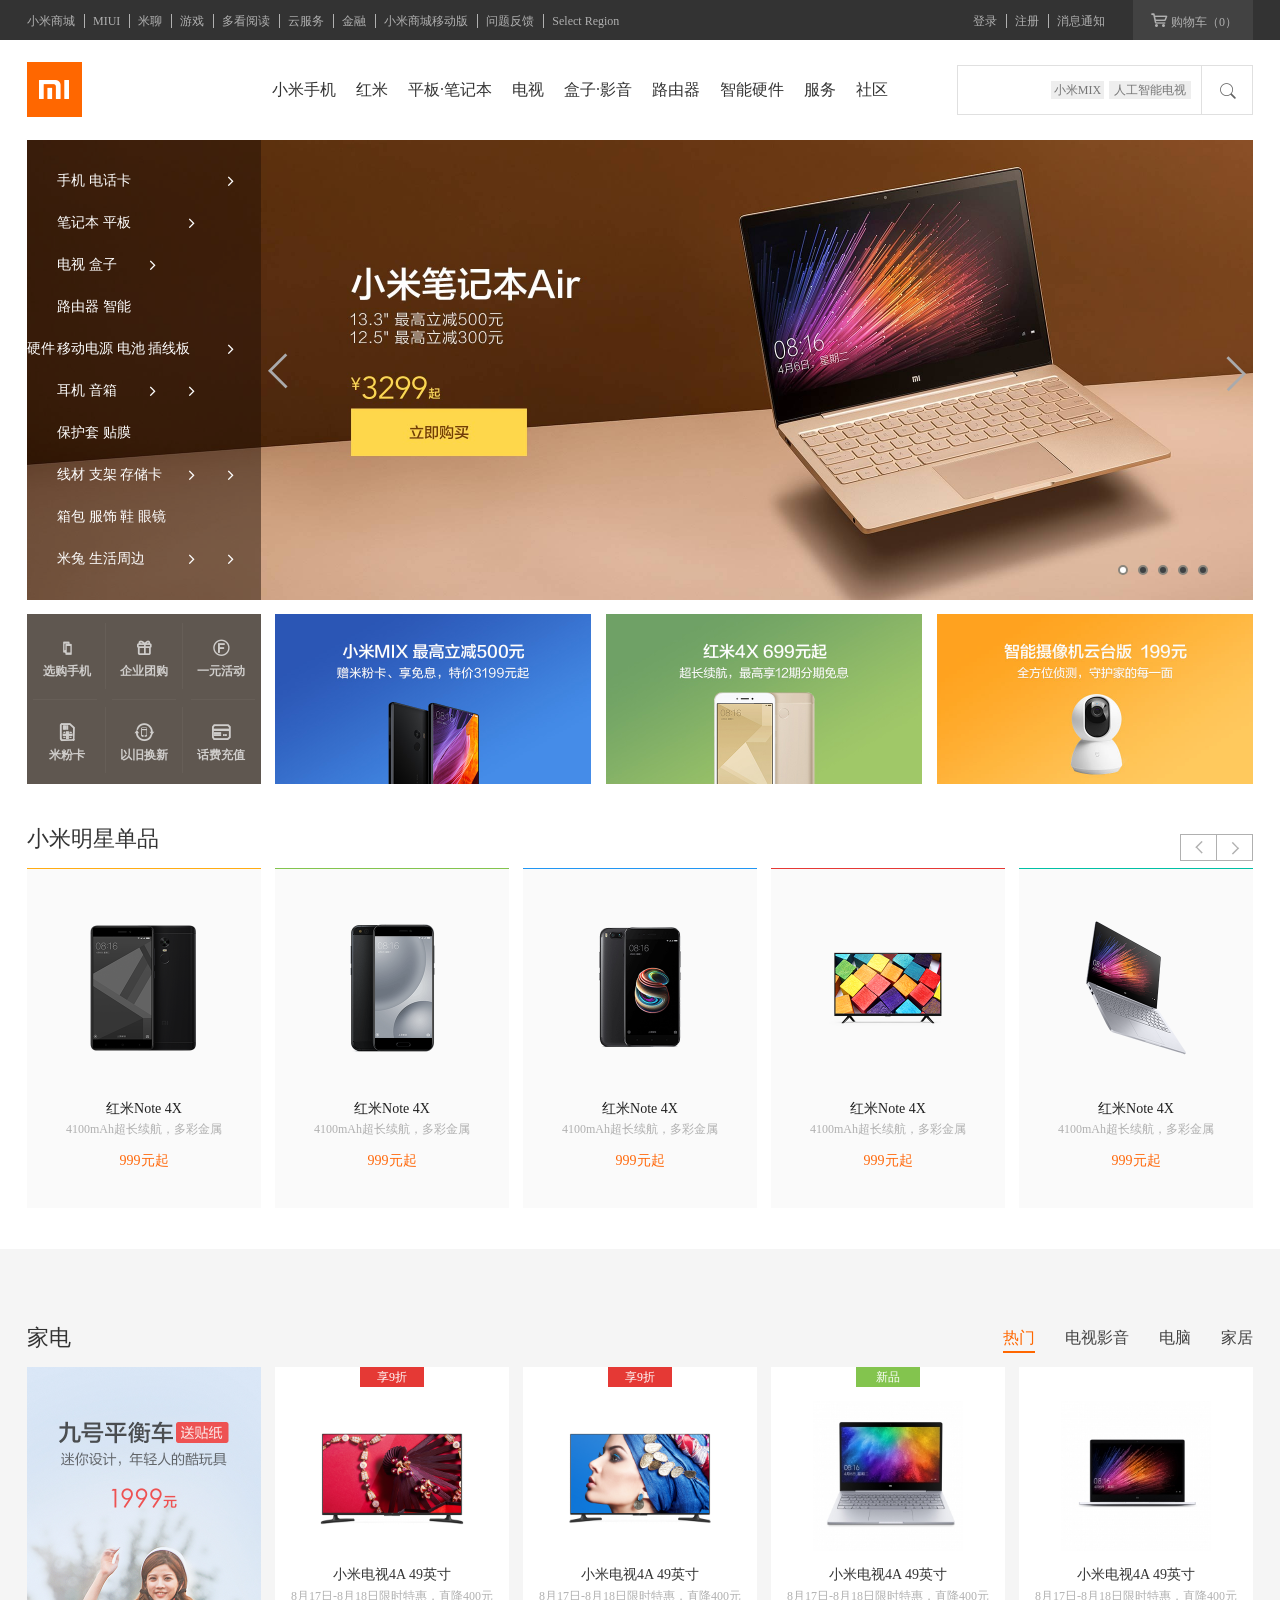
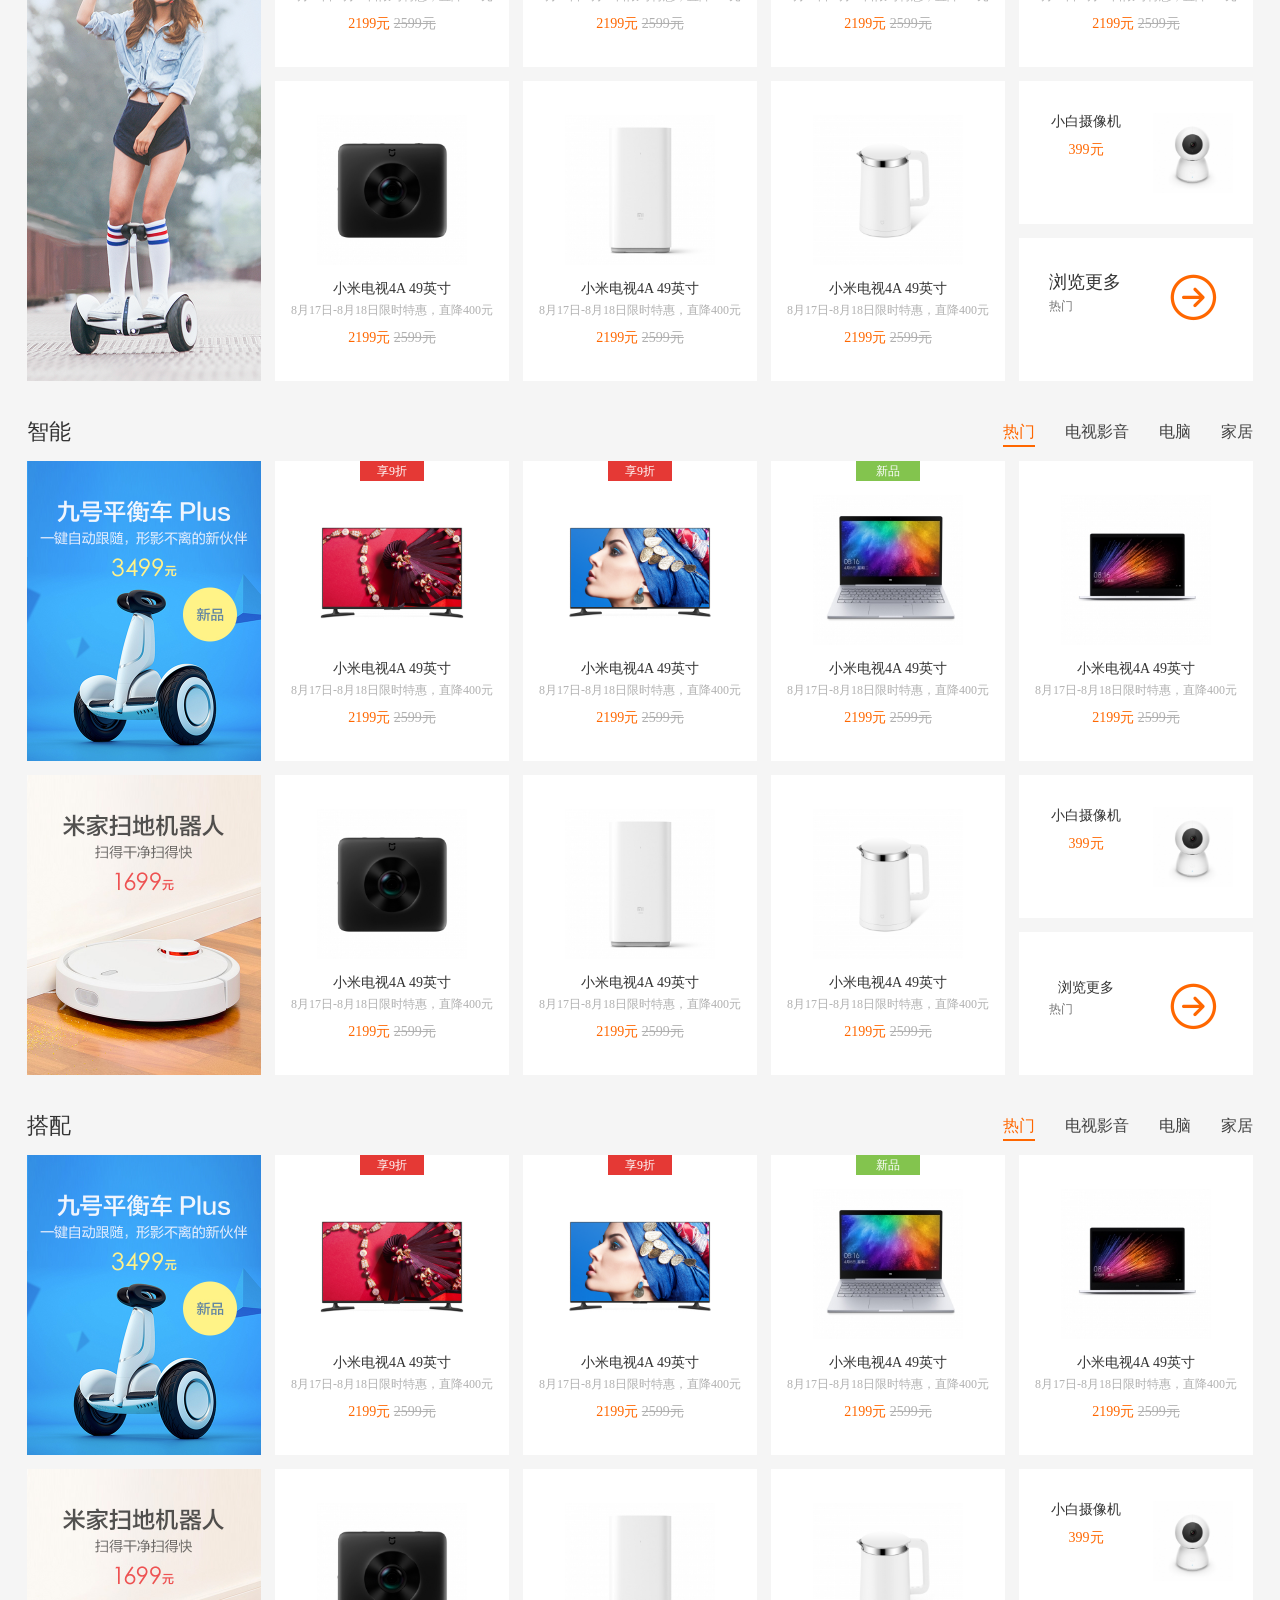
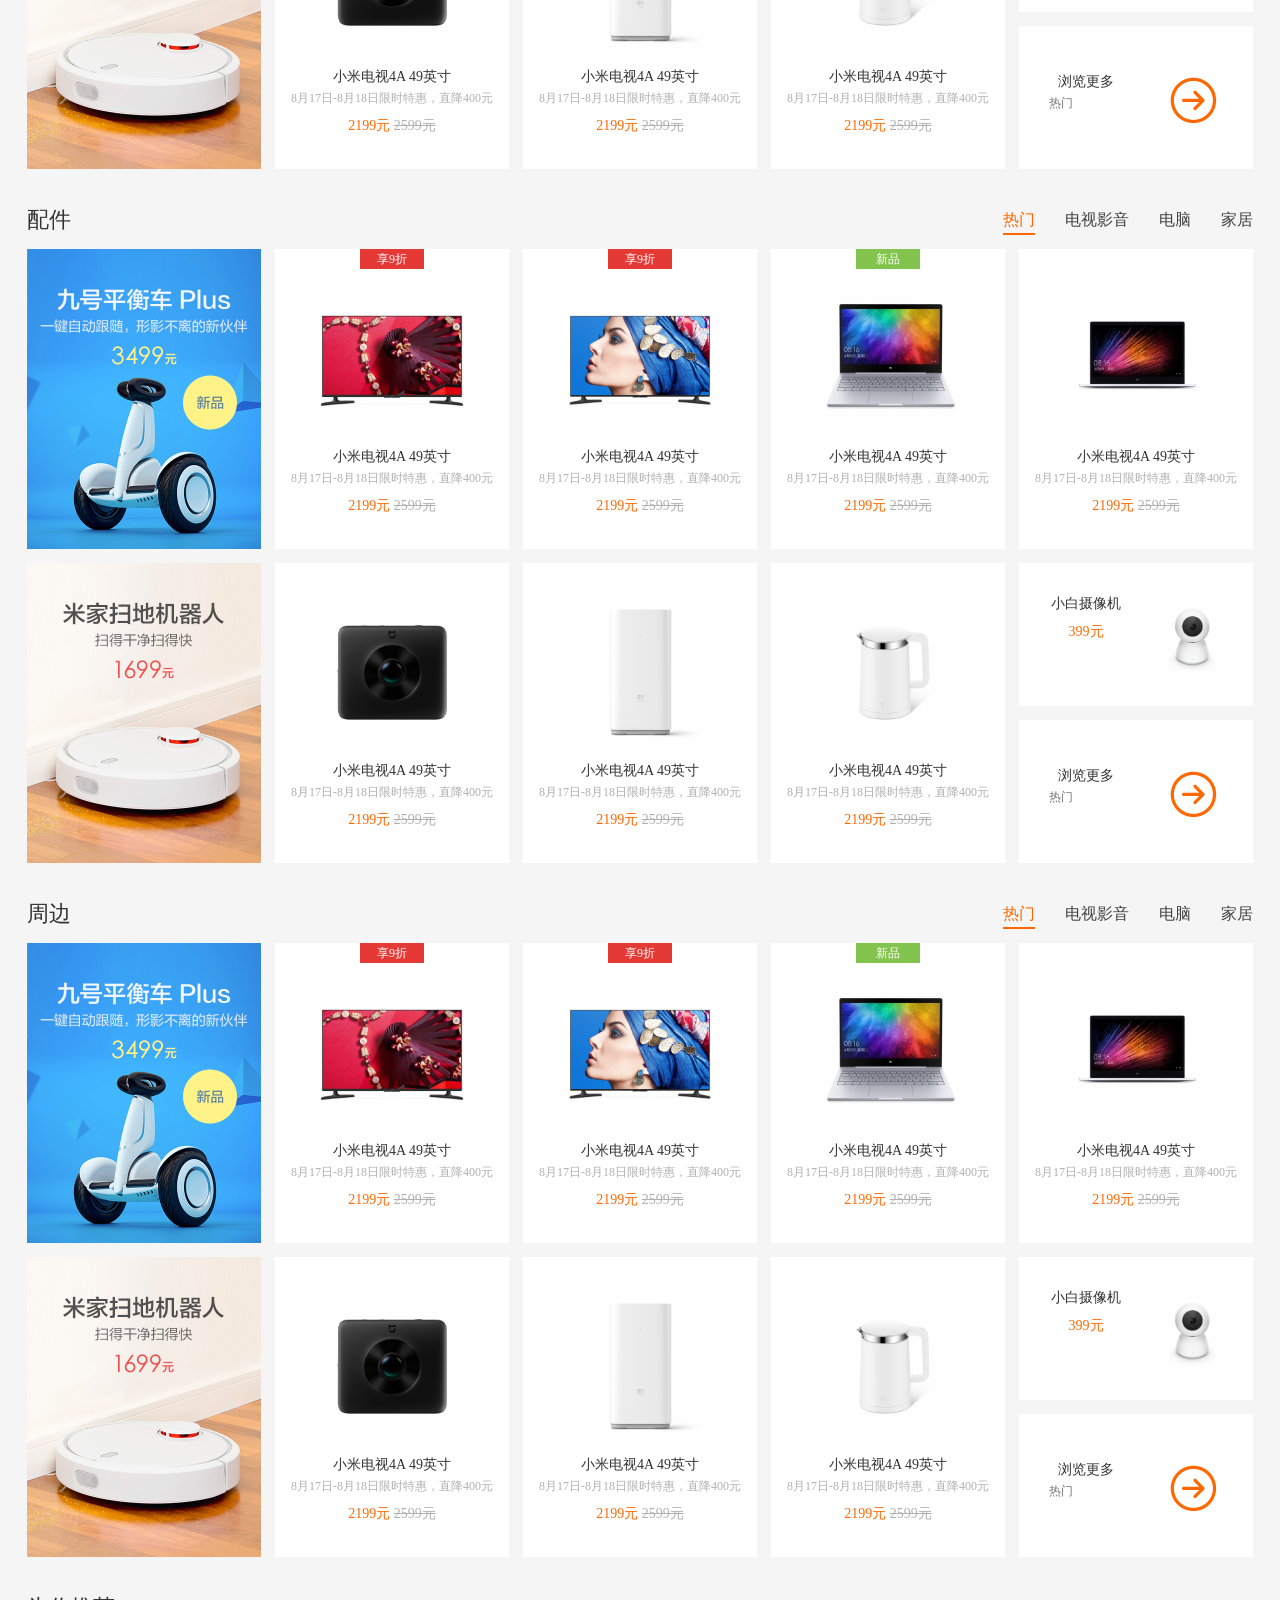
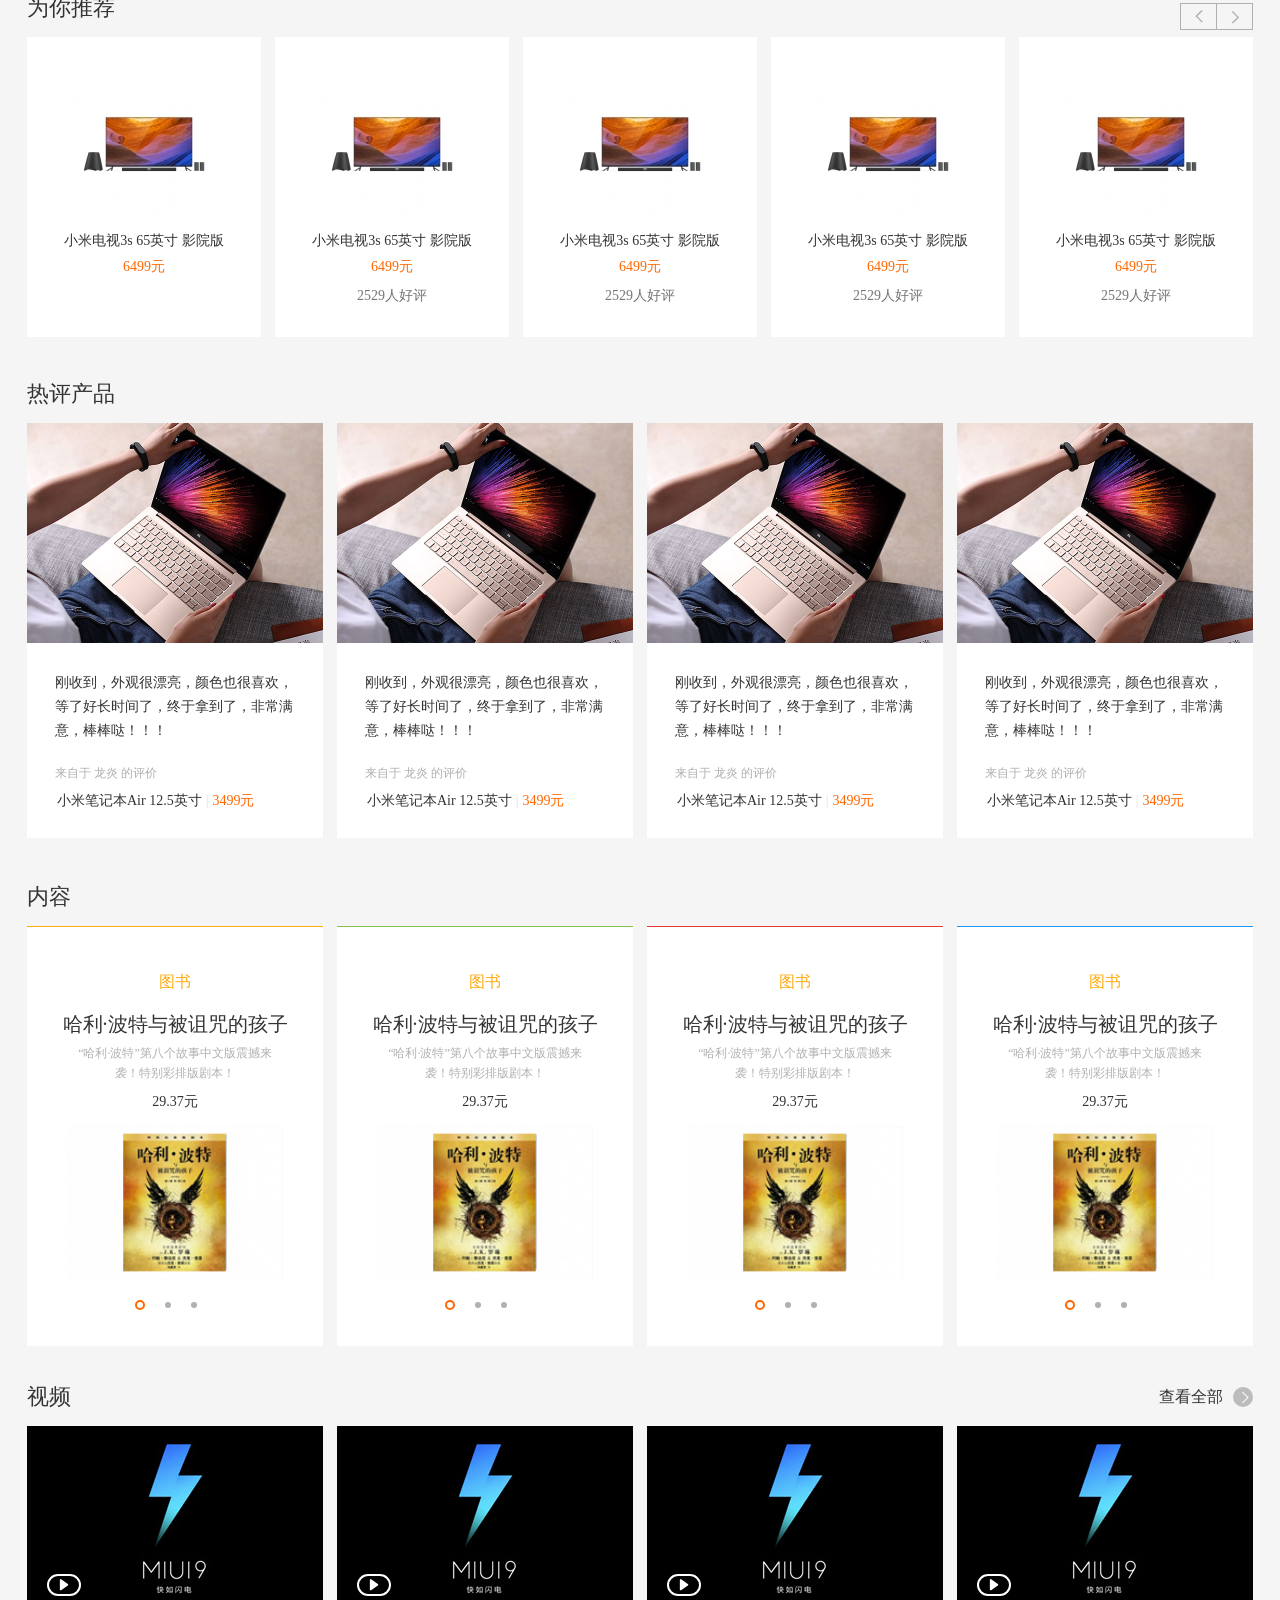
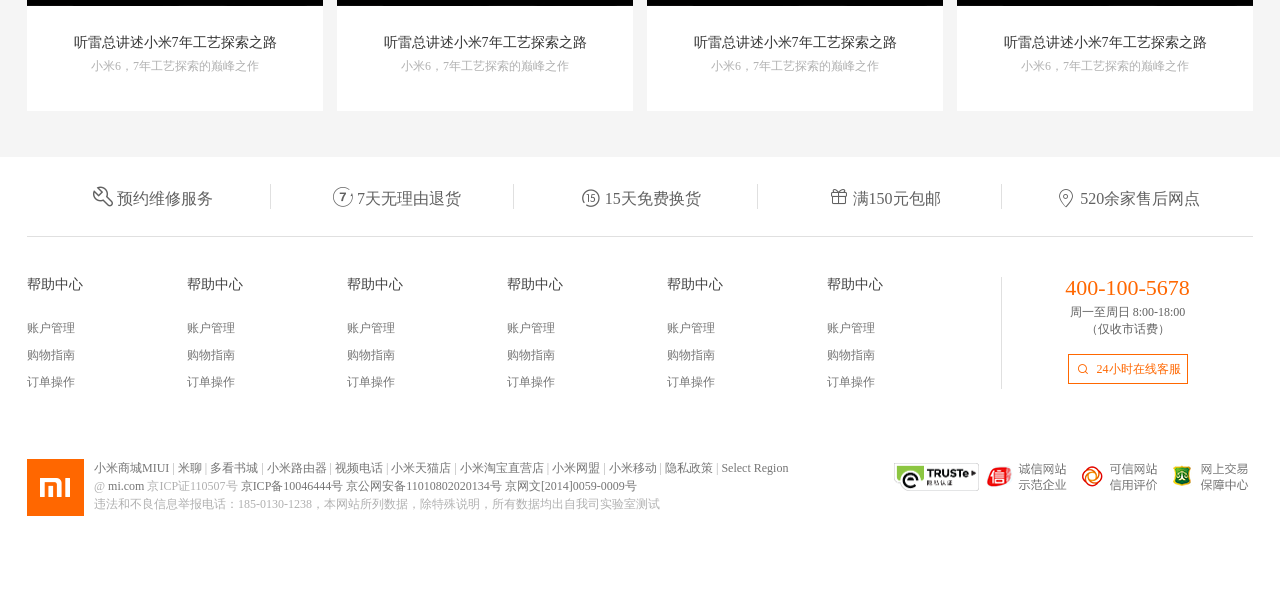
<file: index.html>
<!DOCTYPE html>
<html lang="en">
<head>
	<meta charset="UTF-8">
	<link rel="stylesheet" href="css/index.css">
	<link rel="stylesheet" type="text/css" href="iconfont/iconfont.css">
	<link rel="shortcut icon" href="img/mi.png">
	<script src='js/index.js'></script>
	<script src='js/functions.js'></script>
	<script src='js/animate.js'></script>
	<title>小米商城</title>
</head>
<body>
    <!-- header开始 -->
	<header>
		<main>
			<!-- 左边 -->
			<ul class="head-left">
				<li><a href="" class="select2">小米商城</a></li>
				<li><a href="">MIUI</a></li>
				<li><a href="">米聊</a></li>
				<li><a href="">游戏</a></li>
				<li><a href="">多看阅读</a></li>
				<li><a href="">云服务</a></li>
				<li><a href="">金融</a></li>
				<li><a href="">小米商城移动版</a></li>
				<li><a href="">问题反馈</a></li>
				<li><a href="" class="select1">Select Region</a></li>
			</ul>
			<div class="car">
				<a href=""><i class="iconfont">&#xe601</i><span>购物车（0）</span></a>
			</div>
			<ul class="head-right">
				<li><a href="" class="select3">登录</a></li>
				<li><a href="">注册</a></li>
				<li><a href="" class="select4">消息通知</a></li>
			</ul>
		</main>
	</header>
	<!-- header结束 -->

	<!-- nav开始 -->
	<nav>
		<div class="logo" title="小米官网"></div>
		<url class="list">
			<li><a href="">小米手机</a></li>
			<li><a href="">红米</a></li>
			<li><a href="">平板·笔记本</a></li>
			<li><a href="">电视</a></li>
			<li><a href="">盒子·影音</a></li>
			<li><a href="">路由器</a></li>
			<li><a href="">智能硬件</a></li>
			<li><a href="">服务</a></li>
			<li><a href="" class="list1">社区</a></li>
		</url>
		<div class="search">
			<div class="search-left">
				<div class="search-left1">
					<a href="">
					   <div class="search-left1-1"><span>小米MIX</span></div>
					   <div class="search-left1-2"><span>人工智能电视</span></div>
					</a>
				</div>
			</div>
			<div class="search-right">
				<a href=""><i class="iconfont">&#xe62c</i></a>
			</div>
		</div>
	</nav>
	<!-- nav结束 -->

	<!-- banner开始 -->
	<div class="banner">
		<ul class="img-list">
			<li><a href=""><img src="img/banner1.jpg" alt=""></a></li>
			<li><a href=""><img src="img/banner2.jpg" alt=""></a></li>
			<li><a href=""><img src="img/banner3.jpg" alt=""></a></li>
			<li><a href=""><img src="img/banner4.jpg" alt=""></a></li>
			<li><a href=""><img src="img/banner5.jpg" alt=""></a></li>
		</ul>
 
        <!-- 侧导航 -->
        <aside>
			<ul class="aside">
				<li class="aside1">
					<a href="">
				       <span>手机 电话卡</span>
				       <span class="aside-right"><i class="iconfont">&#xe64a</i></span>
				    </a>
				    <ul class="item">1</ul>
				</li>
				<li><a href="">
				       <span>笔记本 平板</span>
				       <span class="aside-right"><i class="iconfont">&#xe64a</i></span>
				    </a>
				    <ul class="item">2</ul>
				</li>
				<li><a href="">
				       <span>电视 盒子</span>
				       <span class="aside-right"><i class="iconfont">&#xe64a</i></span>
				    </a>
				    <ul class="item">3</ul>
				</li>
				<li><a href="">
				       <span>路由器 智能硬件</span>
				       <span class="aside-right"><i class="iconfont">&#xe64a</i></span>
				    </a>
				    <ul class="item">4</ul>
				</li>
				<li><a href="">
				       <span>移动电源 电池 插线板</span>
				       <span class="aside-right"><i class="iconfont">&#xe64a</i></span>
				    </a>
				    <ul class="item">5</ul>
	            </li>
				<li><a href="">
				       <span>耳机 音箱</span>
				       <span class="aside-right"><i class="iconfont">&#xe64a</i></span>
				    </a>
				    <ul class="item">6</ul>
				</li>
				<li><a href="">
				       <span>保护套 贴膜</span>
				       <span class="aside-right"><i class="iconfont">&#xe64a</i></span>
				    </a>
				    <ul class="item">7</ul>
				</li>
				<li><a href="">
						<span>线材 支架 存储卡</span>
						<span class="aside-right"><i class="iconfont">&#xe64a</i></span>
				    </a>
				    <ul class="item">8</ul>
				</li>
				<li><a href="">
				        <span>箱包 服饰 鞋 眼镜</span>
				        <span class="aside-right"><i class="iconfont">&#xe64a</i></span>
				    </a>
				    <ul class="item">9</ul>
				</li>
				<li><a href="">
						<span>米兔 生活周边</span>
						<span class="aside-right"><i class="iconfont">&#xe64a</i></span>
				    </a>
				    <ul class="item">10</ul>
				</li>
			</ul>
		</aside>
        <!-- 侧导航结束 -->
        <div class="btn-left">
        	<a href="javascipt:void(0);"><i class="iconfont">&#xe63e</i></a>
        </div>
        <div class="btn-right">
        	<a href="javascipt:void(0);"><i class="iconfont">&#xe60f</i></a>
        </div>
        <ul class="btn-list">
        	<li><a href="javascipt:void(0);"></a></li>
        	<li><a href="javascipt:void(0);"></a></li>
        	<li><a href="javascipt:void(0);"></a></li>
        	<li><a href="javascipt:void(0);"></a></li>
        	<li><a href="javascipt:void(0);" class="btn-list1"></a></li>
        </ul>

	</div>

	<!-- section开始 -->
	<section class="cx">
	    <div class="section1">
	    	<div class="section1-top">
	    		<a href="">
	    			<div class="section1-1">
	    				<a href="" class="iconfont icon-xuangoushouji"><br><span>选购手机</span></a>
	    			</div>
	    			<div class="section1-1">
	    				<a href="" class="iconfont icon-liwu" id="liwu"><br><span>企业团购</span></a>
	    			</div>
	    			<div class="section1-1" id="cx1">
	    				<a href="" class="iconfont icon-f"><br><span>一元活动</span></a>
	    			</div>
	    		</a>
	    	</div>
	    	<div class="section1-top">
	    		<a href="">
	    			<div class="section1-1">
	    				<a href="" class="iconfont icon-mifenqia"><br><span>米粉卡</span></a>
    				</div>
	    			<div class="section1-1">
	    				<a href="" class="iconfont icon-yijiuhuanxin1"><br><span>以旧换新</span></a>
	    			</div>
	    			<div class="section1-1" id="cx2">
	    				<a href="" class="iconfont icon-huafeichongzhi"><br><span>话费充值</span></a>
	    			</div>
	    		</a>
	    	</div>

            <div class="section1-center1"></div>
            <div class="section1-center2"></div>
            <div class="section1-center3"></div>

	    </div>
		<div class="section2">
			<a href=""><img src="img/3.jpg" alt=""></a>
		</div>
		<div class="section2">
			<a href=""><img src="img/4.jpg" alt=""></a>
		</div>
		<div class="section2">
			<a href="" id="section3"><img src="img/5.jpg" alt=""></a>
		</div>

	</section>
	<!-- 小米明星单品开始 -->
	<section class="star-box">
		<div class="star-top">
			<span>小米明星单品</span>
			<div class="more">
				<div class="more-left">

					<a class="iconfont icon-jiantou-copy" ></a>
				</div>
				
					<div class="more-right">
						<a  class="iconfont icon-jiantou"></a>
				    </div>
				</a>
			</div>
		</div>
		<div class="star-bottom">
			<ul class="star-list">
				<li class="border-color1">
				     <a href="" class="star-img"><img src="img/star1.png" alt=""> </a>
				    
				     <a href="" class="title"><p>红米Note 4X</p></a>
				     <p class="desc">4100mAh超长续航，多彩金属</p>
				     <p class="price">999元起</p>
				 </li>    
				
				<li class="border-color2">
                     <a href="" class="star-img"><img src="img/star2.png" alt=""> </a>
				    
				     <a href="" class="title"><p>红米Note 4X</p></a>
				     <p class="desc">4100mAh超长续航，多彩金属</p>
				     <p class="price">999元起</p>
				</li>  
				
				<li class="border-color3">
				     <a href="" class="star-img"><img src="img/star3.png" alt=""> </a>
				    
				     <a href="" class="title"><p>红米Note 4X</p></a>
				     <p class="desc">4100mAh超长续航，多彩金属</p>
				     <p class="price">999元起</p>
				</li>  
				<li class="border-color4">
				     <a href="" class="star-img"><img src="img/star4.png" alt=""> </a>
				    
				     <a href="" class="title"><p>红米Note 4X</p></a>
				     <p class="desc">4100mAh超长续航，多彩金属</p>
				     <p class="price">999元起</p>
				</li>  
				<li class="border-color5">
				     <a href="" class="star-img"><img src="img/star5.png" alt=""> </a>
				    
				     <a href="" class="title"><p>红米Note 4X</p></a>
				     <p class="desc">4100mAh超长续航，多彩金属</p>
				     <p class="price">999元起</p>
				</li>  
				

				<li class="border-color1">
				     <a href="" class="star-img"><img src="img/star6.png" alt=""> </a>
				    
				     <a href="" class="title"><p>红米Note 4X</p></a>
				     <p class="desc">4100mAh超长续航，多彩金属</p>
				     <p class="price">999元起</p>
				</li>  
				<li class="border-color2">
				     <a href="" class="star-img"><img src="img/star6.png" alt=""> </a>
				    
				     <a href="" class="title"><p>红米Note 4X</p></a>
				     <p class="desc">4100mAh超长续航，多彩金属</p>
				     <p class="price">999元起</p>
				</li>  
				<li class="border-color3">
				     <a href="" class="star-img"><img src="img/star6.png" alt=""> </a>
				    
				     <a href="" class="title"><p>红米Note 4X</p></a>
				     <p class="desc">4100mAh超长续航，多彩金属</p>
				     <p class="price">999元起</p>
				</li>  
				<li class="border-color4">
				     <a href="" class="star-img"><img src="img/star6.png" alt=""> </a>
				    
				     <a href="" class="title"><p>红米Note 4X</p></a>
				     <p class="desc">4100mAh超长续航，多彩金属</p>
				     <p class="price">999元起</p>
				</li>  
				<li class="border-color5">
				     <a href="" class="star-img"><img src="img/star6.png" alt=""> </a>
				    
				     <a href="" class="title"><p>红米Note 4X</p></a>
				     <p class="desc">4100mAh超长续航，多彩金属</p>
				     <p class="price">999元起</p>
				</li>  
				
			</ul>
		</div>
	</section>
	<!-- 小米明星单品结束 -->

	<!-- 主体全部内容开始 -->
	<section class="home-main">
		
		<!-- 家电开始 -->
	    <section class="jiadian">
		    <div class="jiadian-top">
		    	<p>家电</p>
			    <ul class="jiadian-right">
					<li class="jiadian-right-hot"><a href=""><p>热门</p></a></li>
					<li><a href=""><p>电视影音</p></a></li>
					<li><a href=""><p>电脑</p></a></li>
					<li><a href=""><p>家居</p></a></li>
			    </ul>
		    </div>

		    <div class="jiadian-bottom">
		    	<div class="jiadian-list1">
		    	    <a href=""><img src="img/jd-11.jpg" alt=""></a>
		    	</div>
		    	<ul class="jiadian-list2">

		    	    <!-- 第一张 -->
		    		<li>
		    		    <a href="" class="jiadian-img"><img src="img/jd-1.png" alt=""></a>
		    		    <h3 class="title"><a href="">小米电视4A 49英寸</a></h3>
		    		    <!-- <a href="" class="title"><p>小米电视4A 49英寸</p></a> -->
		    		    <p class="desc">8月17日-8月18日限时特惠，直降400元</p>
		    		    <p class="price">
		    		    	<span>2199元</span>
		    		    	<del><span>2599元</span></del>
		    		    </p>
		    		    <div class="jiadian-list2-top">享9折</div>
		    		</li>

		    		<!-- 第二张 -->
		    		<li>
		    		    <a href="" class="jiadian-img"><img src="img/jd-2.png" alt=""></a>
		    		    <h3 class="title"><a href="">小米电视4A 49英寸</a></h3>
		    		    <!-- <a href="" class="title"><p>小米电视4A 49英寸</p></a> -->
		    		    <p class="desc">8月17日-8月18日限时特惠，直降400元</p>
		    		    <p class="price">
		    		    	<span>2199元</span>
		    		    	<del><span>2599元</span></del>
		    		    </p>
		    		    <div class="jiadian-list2-top">享9折</div>
		    		</li>

		    		<!-- 第三张 -->
		    		<li class="jd-3" id="jd-3">
		    		    <a href="" class="jiadian-img"><img src="img/jd-3.jpg" alt=""></a>
		    		    <h3 class="title"><a href="">小米电视4A 49英寸</a></h3>
		    		    <p class="desc">8月17日-8月18日限时特惠，直降400元</p>
		    		    <p class="price">
		    		    	<span>2199元</span>
		    		    	<del><span>2599元</span></del>
		    		    </p>
		    		    <div class="jiadian-list2-top">新品</div>
		    		    <div class="jd-orange">
		    		    	<a href="">
		    		    		<p class="title">小米品质没让我失望</p>
		    		    	    <p class="pj"> 来自于 丶空白挺好。 的评价</p>
		    		    	</a>
		    		    </div>
		    		</li>

		    		<!-- 第四张 -->
		    		<li class="jd-3">
		    		    <a href="" class="jiadian-img"><img src="img/jd-4.jpg" alt=""></a>
		    		    <h3 class="title"><a href="">小米电视4A 49英寸</a></h3>
		    		    <p class="desc">8月17日-8月18日限时特惠，直降400元</p>
		    		    <p class="price">
		    		    	<span>2199元</span>
		    		    	<del><span>2599元</span></del>
		    		    </p>
		    		   <!--  <div class="jiadian-list2-top">享9折</div> -->
		    		    <div class="jd-orange">
		    		    	<a href="">
		    		    		<p class="title">小米品质没让我失望</p>
		    		    		<p class="pj"> 来自于 丶空白挺好。 的评价</p>
		    		    	</a>
		    		    </div>
		    		</li>

		    		<!-- 第五张 -->
		    		<li class="jd-3">
		    		    <a href="" class="jiadian-img"><img src="img/jd-5.jpg" alt=""></a>
		    		    <h3 class="title"><a href="">小米电视4A 49英寸</a></h3>
		    		    <p class="desc">8月17日-8月18日限时特惠，直降400元</p>
		    		    <p class="price">
		    		    	<span>2199元</span>
		    		    	<del><span>2599元</span></del>
		    		    </p>
		    		  <!--   <div class="jiadian-list2-top">享9折</div> -->
		    		    <div class="jd-orange">
		    		        <a href="">
		    		        	<p class="title">小米品质没让我失望</p>
		    		    		<p class="pj"> 来自于 丶空白挺好。 的评价</p>
		    		        </a>
		    		    	
		    		    </div>
		    		</li>

		    		<!-- 第六张 -->
		    		<li class="jd-3">
		    		    <a href="" class="jiadian-img"><img src="img/jd-6.jpg" alt=""></a>
		    		    <h3 class="title"><a href="">小米电视4A 49英寸</a></h3>
		    	        <p class="desc">8月17日-8月18日限时特惠，直降400元</p>
		    		    <p class="price">
		    		    	<span>2199元</span>
		    		    	<del><span>2599元</span></del>
		    		    </p>
		    		    <!-- <div class="jiadian-list2-top">享9折</div> -->
		    		    <div class="jd-orange">
		    		        <a href="">
		    		        	<p class="title">小米品质没让我失望</p>
		    		    		<p class="pj"> 来自于 丶空白挺好。 的评价</p>
		    		        </a>
		    		    	
		    		    </div>
		    		</li>

		    		<!-- 第七张 -->
		    		<li class="jd-3">
		    		    <a href="" class="jiadian-img"><img src="img/jd-7.jpg" alt=""></a>
		    		    <h3 class="title"><a href="">小米电视4A 49英寸</a></h3>
	                    <p class="desc">8月17日-8月18日限时特惠，直降400元</p>
		    		    <p class="price">
		    		    	<span>2199元</span>
		    		    	<del><span>2599元</span></del>
		    		    </p>
		    		    <!-- <div class="jiadian-list2-top">享9折</div> -->
		    		    <div class="jd-orange">
		    		    	<a href="">
		    		        	<p class="title">小米品质没让我失望</p>
		    		    		<p class="pj"> 来自于 丶空白挺好。 的评价</p>
		    		        </a>
		    		    </div>
		    		</li>


		    		<!-- 第八张 -->
                    <li class="jd-last-8" id="jd-last">
                    	<ul class="jiadian-last1">
                    		<a href="" class="jd-last-img">
                    		    <img src="img/jd-last1.jpg" alt="">
                    		</a>
                            <a href=""><p class="title">小白摄像机</p></a>
                            <p class="price">399元</p>

                    	</ul>
                    	<ul class="jiadian-last2">
                    		<a href="" class="jd-last-img">
                    		    <!-- <img src="img/jd-last1.jpg" alt=""> -->
                    		    <i class="iconfont">&#xe65c</i>
                    		</a>
                            <a href=""><p class="title-more">浏览更多</p></a>
                            <p class="hot">热门</p>
                    	</ul>
                    </li>

		    	</ul> 
		    	
		    </div>
		</section>
		<!-- 家电结束 -->

		<!-- 智能开始 -->
		<section class="jiadian">
		    <div class="jiadian-top">
		    	<p>智能</p>
			    <ul class="jiadian-right">
					<li class="jiadian-right-hot"><a href=""><p>热门</p></a></li>
					<li><a href=""><p>电视影音</p></a></li>
					<li><a href=""><p>电脑</p></a></li>
					<li><a href=""><p>家居</p></a></li>
			    </ul>
		    </div>
		    <div class="jiadian-bottom">
		    	<div class="zn-list1">
		    	    <a href=""class="jd-img"><img src="img/zn-img1.jpg" alt=""></a>
		    	    <a href=""class="jd-img"><img src="img/zn-img2.jpg" alt=""></a>
		    	</div>
		    	<ul class="jiadian-list2">

		    	    <!-- 第一张 -->
		    		<li class="jd-3">
		    		    <a href="" class="jiadian-img"><img src="img/jd-1.png" alt=""></a>
		    		    <h3 class="title"><a href="">小米电视4A 49英寸</a></h3>
		    		    <!-- <a href="" class="title"><p>小米电视4A 49英寸</p></a> -->
		    		    <p class="desc">8月17日-8月18日限时特惠，直降400元</p>
		    		    <p class="price">
		    		    	<span>2199元</span>
		    		    	<del><span>2599元</span></del>
		    		    </p>
		    		    <div class="jiadian-list2-top">享9折</div>
		    		    <div class="jd-orange">
		    		        <a href="">
		    		        	<p class="title">非常不错的耳机.客服小姐姐给首藏头诗吧.罗秋香我喜欢...</p>
		    		    		<p class="pj">  来自于 阿扎西 的评价 </p>
		    		        </a>
		    		    	
		    		    </div>
		    		</li>

		    		<!-- 第二张 -->
		    		<li class="jd-3">
		    		    <a href="" class="jiadian-img"><img src="img/jd-2.png" alt=""></a>
		    		    <h3 class="title"><a href="">小米电视4A 49英寸</a></h3>
		    		   
		    		    <p class="desc">8月17日-8月18日限时特惠，直降400元</p>
		    		    <p class="price">
		    		    	<span>2199元</span>
		    		    	<del><span>2599元</span></del>
		    		    </p>
		    		    <div class="jiadian-list2-top">享9折</div>
		    		    <div class="jd-orange">
		    		        <a href="">
		    		        	<p class="title">非常不错的耳机.客服小姐姐给首藏头诗吧.罗秋香我喜欢...</p>
		    		    		<p class="pj">  来自于 阿扎西 的评价 </p>
		    		        </a>
		    		 	</div>
		    		</li>

		    		<!-- 第三张 -->
		    		<li class="jd-3" id="jd-3">
		    		    <a href="" class="jiadian-img"><img src="img/jd-3.jpg" alt=""></a>
		    		    <h3 class="title"><a href="">小米电视4A 49英寸</a></h3>
		    		    <p class="desc">8月17日-8月18日限时特惠，直降400元</p>
		    		    <p class="price">
		    		    	<span>2199元</span>
		    		    	<del><span>2599元</span></del>
		    		    </p>
		    		    <div class="jiadian-list2-top">新品</div>
		    		    <div class="jd-orange">
			    		    <a href="">
			    		    	<p class="title">小米品质没让我失望</p>
			    		    	<p class="pj"> 来自于 丶空白挺好。 的评价</p>
			    		    </a>
			    		    	
		    		    </div>
		    		</li>

		    		<!-- 第四张 -->
		    		<li class="jd-3">
		    		    <a href="" class="jiadian-img"><img src="img/jd-4.jpg" alt=""></a>
		    		    <h3 class="title"><a href="">小米电视4A 49英寸</a></h3>
		    		    <p class="desc">8月17日-8月18日限时特惠，直降400元</p>
		    		    <p class="price">
		    		    	<span>2199元</span>
		    		    	<del><span>2599元</span></del>
		    		    </p>
		    		   <!--  <div class="jiadian-list2-top">享9折</div> -->
		    		    <div class="jd-orange">
		    		    	 <a href="">
			    		    	<p class="title">小米品质没让我失望</p>
			    		    	<p class="pj"> 来自于 丶空白挺好。 的评价</p>
			    		    </a>
		    		    </div>
		    		</li>

		    		<!-- 第五张 -->
		    		<li class="jd-3">
		    		    <a href="" class="jiadian-img"><img src="img/jd-5.jpg" alt=""></a>
		    		    <h3 class="title"><a href="">小米电视4A 49英寸</a></h3>
		    		    <p class="desc">8月17日-8月18日限时特惠，直降400元</p>
		    		    <p class="price">
		    		    	<span>2199元</span>
		    		    	<del><span>2599元</span></del>
		    		    </p>
		    		  <!--   <div class="jiadian-list2-top">享9折</div> -->
		    		    <div class="jd-orange">
		    		    	 <a href="">
			    		    	<p class="title">小米品质没让我失望</p>
			    		    	<p class="pj"> 来自于 丶空白挺好。 的评价</p>
			    		    </a>
		    		    </div>
		    		</li>

		    		<!-- 第六张 -->
		    		<li class="jd-3">
		    		    <a href="" class="jiadian-img"><img src="img/jd-6.jpg" alt=""></a>
		    		    <h3 class="title"><a href="">小米电视4A 49英寸</a></h3>
		    	        <p class="desc">8月17日-8月18日限时特惠，直降400元</p>
		    		    <p class="price">
		    		    	<span>2199元</span>
		    		    	<del><span>2599元</span></del>
		    		    </p>
		    		    <!-- <div class="jiadian-list2-top">享9折</div> -->
		    		    <div class="jd-orange">
		    		    	 <a href="">
			    		    	<p class="title">小米品质没让我失望</p>
			    		    	<p class="pj"> 来自于 丶空白挺好。 的评价</p>
			    		    </a>
		    		    </div>
		    		</li>

		    		<!-- 第七张 -->
		    		<li class="jd-3">
		    		    <a href="" class="jiadian-img"><img src="img/jd-7.jpg" alt=""></a>
		    		    <h3 class="title"><a href="">小米电视4A 49英寸</a></h3>
	                    <p class="desc">8月17日-8月18日限时特惠，直降400元</p>
		    		    <p class="price">
		    		    	<span>2199元</span>
		    		    	<del><span>2599元</span></del>
		    		    </p>
		    		    <!-- <div class="jiadian-list2-top">享9折</div> -->
		    		    <div class="jd-orange">
		    		    	 <a href="">
			    		    	<p class="title">小米品质没让我失望</p>
			    		    	<p class="pj"> 来自于 丶空白挺好。 的评价</p>
			    		    </a>
		    		    </div>
		    		</li>


		    		<!-- 第八张 -->
                    <li class="jd-last-8" id="jd-last">
                    	<ul class="jiadian-last1">
                    		<a href="" class="jd-last-img">
                    		    <img src="img/jd-last1.jpg" alt="">
                    		</a>
                            <a href=""><p class="title">小白摄像机</p></a>
                            <p class="price">399元</p>

                    	</ul>
                    	<ul class="jiadian-last2">
                    		<a href="" class="jd-last-img">
                    		   <!--  <img src="img/jd-last1.jpg" alt=""> -->
                    		   <i class="iconfont">&#xe65c</i>
                    		</a>
                            <a href=""><p class="title">浏览更多</p></a>
                            <p class="hot">热门</p>
                    	</ul>
                    </li>
                    
		    	  
		    	</ul> 
		    	
		    </div>
        </section>

        <!-- 搭配开始 -->
	    <section class="jiadian">
		    <div class="jiadian-top">
		    	<p>搭配</p>
			    <ul class="jiadian-right">
					<li class="jiadian-right-hot"><a href=""><p>热门</p></a></li>
					<li><a href=""><p>电视影音</p></a></li>
					<li><a href=""><p>电脑</p></a></li>
					<li><a href=""><p>家居</p></a></li>
			    </ul>
		    </div>
		    <div class="jiadian-bottom">
		    	<div class="zn-list1">
		    	    <a href=""class="jd-img"><img src="img/zn-img1.jpg" alt=""></a>
		    	    <a href=""class="jd-img"><img src="img/zn-img2.jpg" alt=""></a>
		    	</div>
		    	<ul class="jiadian-list2">

		    	    <!-- 第一张 -->
		    		<li class="jd-3">
		    		    <a href="" class="jiadian-img"><img src="img/jd-1.png" alt=""></a>
		    		    <h3 class="title"><a href="">小米电视4A 49英寸</a></h3>
		    		    <!-- <a href="" class="title"><p>小米电视4A 49英寸</p></a> -->
		    		    <p class="desc">8月17日-8月18日限时特惠，直降400元</p>
		    		    <p class="price">
		    		    	<span>2199元</span>
		    		    	<del><span>2599元</span></del>
		    		    </p>
		    		    <div class="jiadian-list2-top">享9折</div>
		    		    <div class="jd-orange">
		    		        <a href="">
		    		        	<p class="title">非常不错的耳机.客服小姐姐给首藏头诗吧.罗秋香我喜欢...</p>
		    		    		<p class="pj">  来自于 阿扎西 的评价 </p>
		    		        </a>
		    		    	
		    		    </div>
		    		</li>

		    		<!-- 第二张 -->
		    		<li class="jd-3">
		    		    <a href="" class="jiadian-img"><img src="img/jd-2.png" alt=""></a>
		    		    <h3 class="title"><a href="">小米电视4A 49英寸</a></h3>
		    		   
		    		    <p class="desc">8月17日-8月18日限时特惠，直降400元</p>
		    		    <p class="price">
		    		    	<span>2199元</span>
		    		    	<del><span>2599元</span></del>
		    		    </p>
		    		    <div class="jiadian-list2-top">享9折</div>
		    		    <div class="jd-orange">
		    		        <a href="">
		    		        	<p class="title">非常不错的耳机.客服小姐姐给首藏头诗吧.罗秋香我喜欢...</p>
		    		    		<p class="pj">  来自于 阿扎西 的评价 </p>
		    		        </a>
		    		 	</div>
		    		</li>

		    		<!-- 第三张 -->
		    		<li class="jd-3" id="jd-3">
		    		    <a href="" class="jiadian-img"><img src="img/jd-3.jpg" alt=""></a>
		    		    <h3 class="title"><a href="">小米电视4A 49英寸</a></h3>
		    		    <p class="desc">8月17日-8月18日限时特惠，直降400元</p>
		    		    <p class="price">
		    		    	<span>2199元</span>
		    		    	<del><span>2599元</span></del>
		    		    </p>
		    		    <div class="jiadian-list2-top">新品</div>
		    		    <div class="jd-orange">
			    		    <a href="">
			    		    	<p class="title">小米品质没让我失望</p>
			    		    	<p class="pj"> 来自于 丶空白挺好。 的评价</p>
			    		    </a>
			    		    	
		    		    </div>
		    		</li>

		    		<!-- 第四张 -->
		    		<li class="jd-3">
		    		    <a href="" class="jiadian-img"><img src="img/jd-4.jpg" alt=""></a>
		    		    <h3 class="title"><a href="">小米电视4A 49英寸</a></h3>
		    		    <p class="desc">8月17日-8月18日限时特惠，直降400元</p>
		    		    <p class="price">
		    		    	<span>2199元</span>
		    		    	<del><span>2599元</span></del>
		    		    </p>
		    		   <!--  <div class="jiadian-list2-top">享9折</div> -->
		    		    <div class="jd-orange">
		    		    	 <a href="">
			    		    	<p class="title">小米品质没让我失望</p>
			    		    	<p class="pj"> 来自于 丶空白挺好。 的评价</p>
			    		    </a>
		    		    </div>
		    		</li>

		    		<!-- 第五张 -->
		    		<li class="jd-3">
		    		    <a href="" class="jiadian-img"><img src="img/jd-5.jpg" alt=""></a>
		    		    <h3 class="title"><a href="">小米电视4A 49英寸</a></h3>
		    		    <p class="desc">8月17日-8月18日限时特惠，直降400元</p>
		    		    <p class="price">
		    		    	<span>2199元</span>
		    		    	<del><span>2599元</span></del>
		    		    </p>
		    		  <!--   <div class="jiadian-list2-top">享9折</div> -->
		    		    <div class="jd-orange">
		    		    	 <a href="">
			    		    	<p class="title">小米品质没让我失望</p>
			    		    	<p class="pj"> 来自于 丶空白挺好。 的评价</p>
			    		    </a>
		    		    </div>
		    		</li>

		    		<!-- 第六张 -->
		    		<li class="jd-3">
		    		    <a href="" class="jiadian-img"><img src="img/jd-6.jpg" alt=""></a>
		    		    <h3 class="title"><a href="">小米电视4A 49英寸</a></h3>
		    	        <p class="desc">8月17日-8月18日限时特惠，直降400元</p>
		    		    <p class="price">
		    		    	<span>2199元</span>
		    		    	<del><span>2599元</span></del>
		    		    </p>
		    		    <!-- <div class="jiadian-list2-top">享9折</div> -->
		    		    <div class="jd-orange">
		    		    	 <a href="">
			    		    	<p class="title">小米品质没让我失望</p>
			    		    	<p class="pj"> 来自于 丶空白挺好。 的评价</p>
			    		    </a>
		    		    </div>
		    		</li>

		    		<!-- 第七张 -->
		    		<li class="jd-3">
		    		    <a href="" class="jiadian-img"><img src="img/jd-7.jpg" alt=""></a>
		    		    <h3 class="title"><a href="">小米电视4A 49英寸</a></h3>
	                    <p class="desc">8月17日-8月18日限时特惠，直降400元</p>
		    		    <p class="price">
		    		    	<span>2199元</span>
		    		    	<del><span>2599元</span></del>
		    		    </p>
		    		    <!-- <div class="jiadian-list2-top">享9折</div> -->
		    		    <div class="jd-orange">
		    		    	 <a href="">
			    		    	<p class="title">小米品质没让我失望</p>
			    		    	<p class="pj"> 来自于 丶空白挺好。 的评价</p>
			    		    </a>
		    		    </div>
		    		</li>


		    		<!-- 第八张 -->
                    <li class="jd-last-8" id="jd-last">
                    	<ul class="jiadian-last1">
                    		<a href="" class="jd-last-img">
                    		    <img src="img/jd-last1.jpg" alt="">
                    		</a>
                            <a href=""><p class="title">小白摄像机</p></a>
                            <p class="price">399元</p>

                    	</ul>
                    	<ul class="jiadian-last2">
                    		<a href="" class="jd-last-img">
                    		   <!--  <img src="img/jd-last1.jpg" alt=""> -->
                    		   <i class="iconfont">&#xe65c</i>
                    		</a>
                            <a href=""><p class="title">浏览更多</p></a>
                            <p class="hot">热门</p>
                    	</ul>
                    </li>
                    
		    	  
		    	</ul> 
		    	
		    </div>
        </section>

		<!-- 配件开始 -->
	    <section class="jiadian">
		    <div class="jiadian-top">
		    	<p>配件</p>
			    <ul class="jiadian-right">
					<li class="jiadian-right-hot"><a href=""><p>热门</p></a></li>
					<li><a href=""><p>电视影音</p></a></li>
					<li><a href=""><p>电脑</p></a></li>
					<li><a href=""><p>家居</p></a></li>
			    </ul>
		    </div>
		    <div class="jiadian-bottom">
		    	<div class="zn-list1">
		    	    <a href=""class="jd-img"><img src="img/zn-img1.jpg" alt=""></a>
		    	    <a href=""class="jd-img"><img src="img/zn-img2.jpg" alt=""></a>
		    	</div>
		    	<ul class="jiadian-list2">

		    	    <!-- 第一张 -->
		    		<li class="jd-3">
		    		    <a href="" class="jiadian-img"><img src="img/jd-1.png" alt=""></a>
		    		    <h3 class="title"><a href="">小米电视4A 49英寸</a></h3>
		    		    <!-- <a href="" class="title"><p>小米电视4A 49英寸</p></a> -->
		    		    <p class="desc">8月17日-8月18日限时特惠，直降400元</p>
		    		    <p class="price">
		    		    	<span>2199元</span>
		    		    	<del><span>2599元</span></del>
		    		    </p>
		    		    <div class="jiadian-list2-top">享9折</div>
		    		    <div class="jd-orange">
		    		        <a href="">
		    		        	<p class="title">非常不错的耳机.客服小姐姐给首藏头诗吧.罗秋香我喜欢...</p>
		    		    		<p class="pj">  来自于 阿扎西 的评价 </p>
		    		        </a>
		    		    	
		    		    </div>
		    		</li>

		    		<!-- 第二张 -->
		    		<li class="jd-3">
		    		    <a href="" class="jiadian-img"><img src="img/jd-2.png" alt=""></a>
		    		    <h3 class="title"><a href="">小米电视4A 49英寸</a></h3>
		    		   
		    		    <p class="desc">8月17日-8月18日限时特惠，直降400元</p>
		    		    <p class="price">
		    		    	<span>2199元</span>
		    		    	<del><span>2599元</span></del>
		    		    </p>
		    		    <div class="jiadian-list2-top">享9折</div>
		    		    <div class="jd-orange">
		    		        <a href="">
		    		        	<p class="title">非常不错的耳机.客服小姐姐给首藏头诗吧.罗秋香我喜欢...</p>
		    		    		<p class="pj">  来自于 阿扎西 的评价 </p>
		    		        </a>
		    		 	</div>
		    		</li>

		    		<!-- 第三张 -->
		    		<li class="jd-3" id="jd-3">
		    		    <a href="" class="jiadian-img"><img src="img/jd-3.jpg" alt=""></a>
		    		    <h3 class="title"><a href="">小米电视4A 49英寸</a></h3>
		    		    <p class="desc">8月17日-8月18日限时特惠，直降400元</p>
		    		    <p class="price">
		    		    	<span>2199元</span>
		    		    	<del><span>2599元</span></del>
		    		    </p>
		    		    <div class="jiadian-list2-top">新品</div>
		    		    <div class="jd-orange">
			    		    <a href="">
			    		    	<p class="title">小米品质没让我失望</p>
			    		    	<p class="pj"> 来自于 丶空白挺好。 的评价</p>
			    		    </a>
			    		    	
		    		    </div>
		    		</li>

		    		<!-- 第四张 -->
		    		<li class="jd-3">
		    		    <a href="" class="jiadian-img"><img src="img/jd-4.jpg" alt=""></a>
		    		    <h3 class="title"><a href="">小米电视4A 49英寸</a></h3>
		    		    <p class="desc">8月17日-8月18日限时特惠，直降400元</p>
		    		    <p class="price">
		    		    	<span>2199元</span>
		    		    	<del><span>2599元</span></del>
		    		    </p>
		    		   <!--  <div class="jiadian-list2-top">享9折</div> -->
		    		    <div class="jd-orange">
		    		    	 <a href="">
			    		    	<p class="title">小米品质没让我失望</p>
			    		    	<p class="pj"> 来自于 丶空白挺好。 的评价</p>
			    		    </a>
		    		    </div>
		    		</li>

		    		<!-- 第五张 -->
		    		<li class="jd-3">
		    		    <a href="" class="jiadian-img"><img src="img/jd-5.jpg" alt=""></a>
		    		    <h3 class="title"><a href="">小米电视4A 49英寸</a></h3>
		    		    <p class="desc">8月17日-8月18日限时特惠，直降400元</p>
		    		    <p class="price">
		    		    	<span>2199元</span>
		    		    	<del><span>2599元</span></del>
		    		    </p>
		    		  <!--   <div class="jiadian-list2-top">享9折</div> -->
		    		    <div class="jd-orange">
		    		    	 <a href="">
			    		    	<p class="title">小米品质没让我失望</p>
			    		    	<p class="pj"> 来自于 丶空白挺好。 的评价</p>
			    		    </a>
		    		    </div>
		    		</li>

		    		<!-- 第六张 -->
		    		<li class="jd-3">
		    		    <a href="" class="jiadian-img"><img src="img/jd-6.jpg" alt=""></a>
		    		    <h3 class="title"><a href="">小米电视4A 49英寸</a></h3>
		    	        <p class="desc">8月17日-8月18日限时特惠，直降400元</p>
		    		    <p class="price">
		    		    	<span>2199元</span>
		    		    	<del><span>2599元</span></del>
		    		    </p>
		    		    <!-- <div class="jiadian-list2-top">享9折</div> -->
		    		    <div class="jd-orange">
		    		    	 <a href="">
			    		    	<p class="title">小米品质没让我失望</p>
			    		    	<p class="pj"> 来自于 丶空白挺好。 的评价</p>
			    		    </a>
		    		    </div>
		    		</li>

		    		<!-- 第七张 -->
		    		<li class="jd-3">
		    		    <a href="" class="jiadian-img"><img src="img/jd-7.jpg" alt=""></a>
		    		    <h3 class="title"><a href="">小米电视4A 49英寸</a></h3>
	                    <p class="desc">8月17日-8月18日限时特惠，直降400元</p>
		    		    <p class="price">
		    		    	<span>2199元</span>
		    		    	<del><span>2599元</span></del>
		    		    </p>
		    		    <!-- <div class="jiadian-list2-top">享9折</div> -->
		    		    <div class="jd-orange">
		    		    	 <a href="">
			    		    	<p class="title">小米品质没让我失望</p>
			    		    	<p class="pj"> 来自于 丶空白挺好。 的评价</p>
			    		    </a>
		    		    </div>
		    		</li>


		    		<!-- 第八张 -->
                    <li class="jd-last-8" id="jd-last">
                    	<ul class="jiadian-last1">
                    		<a href="" class="jd-last-img">
                    		    <img src="img/jd-last1.jpg" alt="">
                    		</a>
                            <a href=""><p class="title">小白摄像机</p></a>
                            <p class="price">399元</p>

                    	</ul>
                    	<ul class="jiadian-last2">
                    		<a href="" class="jd-last-img">
                    		    <i class="iconfont">&#xe65c</i>
                    		    <!-- <img src="img/jd-last1.jpg" alt=""> -->
                    		</a>
                            <a href=""><p class="title">浏览更多</p></a>
                            <p class="hot">热门</p>
                    	</ul>
                    </li>
                    
		    	  
		    	</ul> 
		    	
		    </div>
        </section>

	    <!-- 周边 -->
	    <section class="jiadian">
		    <div class="jiadian-top">
		    	<p>周边</p>
			    <ul class="jiadian-right">
					<li class="jiadian-right-hot"><a href=""><p>热门</p></a></li>
					<li><a href=""><p>电视影音</p></a></li>
					<li><a href=""><p>电脑</p></a></li>
					<li><a href=""><p>家居</p></a></li>
			    </ul>
		    </div>
		    <div class="jiadian-bottom">
		    	<div class="zn-list1">
		    	    <a href=""class="jd-img"><img src="img/zn-img1.jpg" alt=""></a>
		    	    <a href=""class="jd-img"><img src="img/zn-img2.jpg" alt=""></a>
		    	</div>
		    	<ul class="jiadian-list2">

		    	    <!-- 第一张 -->
		    		<li class="jd-3">
		    		    <a href="" class="jiadian-img"><img src="img/jd-1.png" alt=""></a>
		    		    <h3 class="title"><a href="">小米电视4A 49英寸</a></h3>
		    		    <!-- <a href="" class="title"><p>小米电视4A 49英寸</p></a> -->
		    		    <p class="desc">8月17日-8月18日限时特惠，直降400元</p>
		    		    <p class="price">
		    		    	<span>2199元</span>
		    		    	<del><span>2599元</span></del>
		    		    </p>
		    		    <div class="jiadian-list2-top">享9折</div>
		    		    <div class="jd-orange">
		    		        <a href="">
		    		        	<p class="title">非常不错的耳机.客服小姐姐给首藏头诗吧.罗秋香我喜欢...</p>
		    		    		<p class="pj">  来自于 阿扎西 的评价 </p>
		    		        </a>
		    		    	
		    		    </div>
		    		</li>

		    		<!-- 第二张 -->
		    		<li class="jd-3">
		    		    <a href="" class="jiadian-img"><img src="img/jd-2.png" alt=""></a>
		    		    <h3 class="title"><a href="">小米电视4A 49英寸</a></h3>
		    		   
		    		    <p class="desc">8月17日-8月18日限时特惠，直降400元</p>
		    		    <p class="price">
		    		    	<span>2199元</span>
		    		    	<del><span>2599元</span></del>
		    		    </p>
		    		    <div class="jiadian-list2-top">享9折</div>
		    		    <div class="jd-orange">
		    		        <a href="">
		    		        	<p class="title">非常不错的耳机.客服小姐姐给首藏头诗吧.罗秋香我喜欢...</p>
		    		    		<p class="pj">  来自于 阿扎西 的评价 </p>
		    		        </a>
		    		 	</div>
		    		</li>

		    		<!-- 第三张 -->
		    		<li class="jd-3" id="jd-3">
		    		    <a href="" class="jiadian-img"><img src="img/jd-3.jpg" alt=""></a>
		    		    <h3 class="title"><a href="">小米电视4A 49英寸</a></h3>
		    		    <p class="desc">8月17日-8月18日限时特惠，直降400元</p>
		    		    <p class="price">
		    		    	<span>2199元</span>
		    		    	<del><span>2599元</span></del>
		    		    </p>
		    		    <div class="jiadian-list2-top">新品</div>
		    		    <div class="jd-orange">
			    		    <a href="">
			    		    	<p class="title">小米品质没让我失望</p>
			    		    	<p class="pj"> 来自于 丶空白挺好。 的评价</p>
			    		    </a>
			    		    	
		    		    </div>
		    		</li>

		    		<!-- 第四张 -->
		    		<li class="jd-3">
		    		    <a href="" class="jiadian-img"><img src="img/jd-4.jpg" alt=""></a>
		    		    <h3 class="title"><a href="">小米电视4A 49英寸</a></h3>
		    		    <p class="desc">8月17日-8月18日限时特惠，直降400元</p>
		    		    <p class="price">
		    		    	<span>2199元</span>
		    		    	<del><span>2599元</span></del>
		    		    </p>
		    		   <!--  <div class="jiadian-list2-top">享9折</div> -->
		    		    <div class="jd-orange">
		    		    	 <a href="">
			    		    	<p class="title">小米品质没让我失望</p>
			    		    	<p class="pj"> 来自于 丶空白挺好。 的评价</p>
			    		    </a>
		    		    </div>
		    		</li>

		    		<!-- 第五张 -->
		    		<li class="jd-3">
		    		    <a href="" class="jiadian-img"><img src="img/jd-5.jpg" alt=""></a>
		    		    <h3 class="title"><a href="">小米电视4A 49英寸</a></h3>
		    		    <p class="desc">8月17日-8月18日限时特惠，直降400元</p>
		    		    <p class="price">
		    		    	<span>2199元</span>
		    		    	<del><span>2599元</span></del>
		    		    </p>
		    		  <!--   <div class="jiadian-list2-top">享9折</div> -->
		    		    <div class="jd-orange">
		    		    	 <a href="">
			    		    	<p class="title">小米品质没让我失望</p>
			    		    	<p class="pj"> 来自于 丶空白挺好。 的评价</p>
			    		    </a>
		    		    </div>
		    		</li>

		    		<!-- 第六张 -->
		    		<li class="jd-3">
		    		    <a href="" class="jiadian-img"><img src="img/jd-6.jpg" alt=""></a>
		    		    <h3 class="title"><a href="">小米电视4A 49英寸</a></h3>
		    	        <p class="desc">8月17日-8月18日限时特惠，直降400元</p>
		    		    <p class="price">
		    		    	<span>2199元</span>
		    		    	<del><span>2599元</span></del>
		    		    </p>
		    		    <!-- <div class="jiadian-list2-top">享9折</div> -->
		    		    <div class="jd-orange">
		    		    	 <a href="">
			    		    	<p class="title">小米品质没让我失望</p>
			    		    	<p class="pj"> 来自于 丶空白挺好。 的评价</p>
			    		    </a>
		    		    </div>
		    		</li>

		    		<!-- 第七张 -->
		    		<li class="jd-3">
		    		    <a href="" class="jiadian-img"><img src="img/jd-7.jpg" alt=""></a>
		    		    <h3 class="title"><a href="">小米电视4A 49英寸</a></h3>
	                    <p class="desc">8月17日-8月18日限时特惠，直降400元</p>
		    		    <p class="price">
		    		    	<span>2199元</span>
		    		    	<del><span>2599元</span></del>
		    		    </p>
		    		    <!-- <div class="jiadian-list2-top">享9折</div> -->
		    		    <div class="jd-orange">
		    		    	 <a href="">
			    		    	<p class="title">小米品质没让我失望</p>
			    		    	<p class="pj"> 来自于 丶空白挺好。 的评价</p>
			    		    </a>
		    		    </div>
		    		</li>


		    		<!-- 第八张 -->
                    <li class="jd-last-8" id="jd-last">
                    	<ul class="jiadian-last1">
                    		<a href="" class="jd-last-img">
                    		    <img src="img/jd-last1.jpg" alt="">
                    		</a>
                            <a href=""><p class="title">小白摄像机</p></a>
                            <p class="price">399元</p>

                    	</ul>
                    	<ul class="jiadian-last2">
                    		<a href="" class="jd-last-img">
                    		   <!--  <img src="img/jd-last1.jpg" alt=""> -->
                    		   <i class="iconfont">&#xe65c</i>
                    		</a>
                            <a href=""><p class="title">浏览更多</p></a>
                            <p class="hot">热门</p>
                    	</ul>
                    </li>
                    
		    	  
		    	</ul> 
		    	
		    </div>
        </section>

	    <!-- 为你推荐 -->
	    <section class="tuijian">
	    	<div class="star-top">
				<span>为你推荐</span>
				<div class="more">
					<div class="more-left">
						<a class="iconfont icon-jiantou-copy"></a>
					</div>
				<a href="">
				    <div class="more-right">
					    <a href="" class="iconfont icon-jiantou"></a>
				    </div>
				</a>
				</div>
		    </div>
		    <div class="tj-bottom">
		    	<ul class="tj-list">
		    		<li>
		    		    <a href="" class="img1"><img src="img/tj1.jpg" alt=""></a>
						<a href=""><p class="title1">小米电视3s 65英寸 影院版</p></a>
						<p class="price">6499元</p>
		    		</li>
		    		<li>
		    			<a href="" class="img1"><img src="img/tj1.jpg" alt=""></a>
						<a href=""><p class="title1">小米电视3s 65英寸 影院版</p></a>
						<p class="price">6499元</p>
						<p class="title2">2529人好评</p>
		    		</li>
		    		<li>
		    			<a href="" class="img1"><img src="img/tj1.jpg" alt=""></a>
						<a href=""><p class="title1">小米电视3s 65英寸 影院版</p></a>
						<p class="price">6499元</p>
						<p class="title2">2529人好评</p>
		    		</li>
		    		<li>
		    			<a href="" class="img1"><img src="img/tj1.jpg" alt=""></a>
						<a href=""><p class="title1">小米电视3s 65英寸 影院版</p></a>
						<p class="price">6499元</p>
						<p class="title2">2529人好评</p>
		    		</li>
		    		<li class="tj-list-5">
		    			<a href="" class="img1"><img src="img/tj1.jpg" alt=""></a>
						<a href=""><p class="title1">小米电视3s 65英寸 影院版</p></a>
						<p class="price">6499元</p>
						<p class="title2">2529人好评</p>
		    		</li>
		    	</ul>
		    </div>
	    </section>
		
		<!-- 热评产品 -->
		<section class="rp">
			<div class="star-top">
				<span>热评产品</span>
				<!-- <div class="more"></div> -->
		    </div>
		    <ul class="rp-list">
		    	<li>
		    		<a href="" class="img"><img src="img/rp1.jpg" alt=""></a>
		    		<a href="" class="title1"><span>刚收到，外观很漂亮，颜色也很喜欢，等了好长时间了，终于拿到了，非常满意，棒棒哒！！！</span></a>
		    		<p class="pj"> 来自于 龙炎 的评价 </p>
		    		<div class="title2">
		    			<a href=""><span class="title2-1">小米笔记本Air 12.5英寸</span></a>
		    			<span class="title2-2">|</span>
		    			<span class="price">3499元</span>
		    		</div>
	    		</li>
		    	<li>
		    		<a href="" class="img"><img src="img/rp1.jpg" alt=""></a>
		    		<a href="" class="title1"><span>刚收到，外观很漂亮，颜色也很喜欢，等了好长时间了，终于拿到了，非常满意，棒棒哒！！！</span></a>
		    		<p class="pj"> 来自于 龙炎 的评价 </p>
		    		<div class="title2">
		    			<a href=""><span class="title2-1">小米笔记本Air 12.5英寸</span></a>
		    			<span class="title2-2">|</span>
		    			<span class="price">3499元</span>
		    		</div>
		    	</li>
		    	<li>
		    		<a href="" class="img"><img src="img/rp1.jpg" alt=""></a>
		    		<a href="" class="title1"><span>刚收到，外观很漂亮，颜色也很喜欢，等了好长时间了，终于拿到了，非常满意，棒棒哒！！！</span></a>
		    		<p class="pj"> 来自于 龙炎 的评价 </p>
		    		<div class="title2">
		    			<a href=""><span class="title2-1">小米笔记本Air 12.5英寸</span></a>
		    			<span class="title2-2">|</span>
		    			<span class="price">3499元</span>
		    		</div>
		    	</li>
		    	<li class="rp-list-4">
		    		<a href="" class="img"><img src="img/rp1.jpg" alt=""></a>
		    		<a href="" class="title1"><span>刚收到，外观很漂亮，颜色也很喜欢，等了好长时间了，终于拿到了，非常满意，棒棒哒！！！</span></a>
		    		<p class="pj"> 来自于 龙炎 的评价 </p>
		    		<div class="title2">
		    			<a href=""><span class="title2-1">小米笔记本Air 12.5英寸</span></a>
		    			<span class="title2-2">|</span>
		    			<span class="price">3499元</span>
		    		</div>
		    	</li>
		    </ul>
		</section>
		
		<!-- 内容 -->
		<section class="nr">
		    <div class="star-top"><span>内容</span></div>
		    <ul class="nr-list">
		    	<li class="nr-list-1">
		    	    <a href="" class="xiangzuo"><i class="iconfont">&#xe63f</i></a>
		    	    <a href="" class="xiangyou"><i class="iconfont">&#xe64a</i></a>
		    		<p class="title1">图书</p>
		    		<a href=""><p class="title2">哈利·波特与被诅咒的孩子</p></a>
		    		<a href="">
		    			<p class="title3">“哈利·波特”第八个故事中文版震撼来袭！特别彩排版剧本！ </p>
	    			</a>
	    			<p class="price">29.37元</p>
	    			<a href="" class="img"><img src="img/nr1.png" alt=""></a>
	    			<div class="nr-yuan-list">
	    				<ul class="nr-yuan">
	    					<div class="nr-yuan1">
	    						<span class="dot"></span>
	    					</div>
	    					<a href=""><li class="nr-yuan2"></li></a>
	    					<a href=""><li class="nr-yuan2"></li></a>
	    					
	    				</ul>
	    			</div>
		    	</li>
		    	<li class="nr-list-2">
		    	    <a href="" class="xiangzuo"><i class="iconfont">&#xe63f</i></a>
		    	    <a href="" class="xiangyou"><i class="iconfont">&#xe64a</i></a>
		    		<p class="title1">图书</p>
		    		<a href=""><p class="title2">哈利·波特与被诅咒的孩子</p></a>
		    		<a href="">
		    			<p class="title3">“哈利·波特”第八个故事中文版震撼来袭！特别彩排版剧本！ </p>
	    			</a>
	    			<p class="price">29.37元</p>
	    			<a href="" class="img"><img src="img/nr1.png" alt=""></a>
	    			<div class="nr-yuan-list">
	    				<ul class="nr-yuan">
	    					<div class="nr-yuan1">
	    						<span class="dot"></span>
	    					</div>
	    					<a href=""><li class="nr-yuan2"></li></a>
	    					<a href=""><li class="nr-yuan2"></li></a>
	    					
	    				</ul>
		    	</li>
		    	<li class="nr-list-3">
		    	    <a href="" class="xiangzuo"><i class="iconfont">&#xe63f</i></a>
		    	    <a href="" class="xiangyou"><i class="iconfont">&#xe64a</i></a>
		    		<p class="title1">图书</p>
		    		<a href=""><p class="title2">哈利·波特与被诅咒的孩子</p></a>
		    		<a href="">
		    			<p class="title3">“哈利·波特”第八个故事中文版震撼来袭！特别彩排版剧本！ </p>
	    			</a>
	    			<p class="price">29.37元</p>
	    			<a href="" class="img"><img src="img/nr1.png" alt=""></a>
	    			<div class="nr-yuan-list">
	    				<ul class="nr-yuan">
	    					<div class="nr-yuan1">
	    						<span class="dot"></span>
	    					</div>
	    					<a href=""><li class="nr-yuan2"></li></a>
	    					<a href=""><li class="nr-yuan2"></li></a>
	    					
	    				</ul>
		    	</li>
		    	<li class="nr-list-4">
		    	    <a href="" class="xiangzuo"><i class="iconfont">&#xe63f</i></a>
		    	    <a href="" class="xiangyou"><i class="iconfont">&#xe64a</i></a>
		    		<p class="title1">图书</p>
		    		<a href=""><p class="title2">哈利·波特与被诅咒的孩子</p></a>
		    		<a href="">
		    			<p class="title3">“哈利·波特”第八个故事中文版震撼来袭！特别彩排版剧本！ </p>
	    			</a>
	    			<p class="price">29.37元</p>
	    			<a href="" class="img"><img src="img/nr1.png" alt=""></a>
	    			<div class="nr-yuan-list">
	    				<ul class="nr-yuan">
	    					<div class="nr-yuan1">
	    						<span class="dot"></span>
	    					</div>
	    					<a href=""><li class="nr-yuan2"></li></a>
	    					<a href=""><li class="nr-yuan2"></li></a>
	    					
	    				</ul>
		    	</li>
		    </ul>
		</section>

	    <!-- 视频开始 -->
	    <section class="video">
	    	<div class="star-top"><span>视频</span>
				<a href="">
  					<div class="xiaoyuan">
  					    <i class="iconfont">&#xe60f</i>
  					</div>
  					<p>查看全部</p>
				</a>
	    	</div>
	    	<ul class="video-bottom">
	    		<li>
	    			<a href="" class="img">
	    				<img src="img/video1.jpg" alt="">
                        <span class="play">
                            <i class="iconfont">&#xe609</i>
                        </span>
					</a>
					<a href="" class="title1"><p>听雷总讲述小米7年工艺探索之路</p></a>
					<p class="title2">小米6，7年工艺探索的巅峰之作</p>
    		   	</li>
	    		<li>
	    			<a href="" class="img">
	    				<img src="img/video1.jpg" alt="">
                        <span class="play">
                            <i class="iconfont">&#xe609</i>
                        </span>
					</a>
					<a href="" class="title1"><p>听雷总讲述小米7年工艺探索之路</p></a>
					<p class="title2">小米6，7年工艺探索的巅峰之作</p>
	    		</li>
	    		<li>
	    			<a href="" class="img">
	    				<img src="img/video1.jpg" alt="">
                        <span class="play">
                            <i class="iconfont">&#xe609</i>
                        </span>
					</a>
					<a href="" class="title1"><p>听雷总讲述小米7年工艺探索之路</p></a>
					<p class="title2">小米6，7年工艺探索的巅峰之作</p>
	    		</li>
	    		<li class="video4">
	    			<a href="" class="img">
	    				<img src="img/video1.jpg" alt="">
                        <span class="play">
                            <i class="iconfont">&#xe609</i>
                        </span>
					</a>
					<a href="" class="title1"><p>听雷总讲述小米7年工艺探索之路</p></a>
					<p class="title2">小米6，7年工艺探索的巅峰之作</p>
	    		</li>
	    	</ul>
	    </section>

    </section>
    <!-- 主体全部内容结束 -->
    
    <!-- 服务开始 -->
    <section class="service">
    	<div class="service-top">
    		<ul class="service-top-list">
    			<li>
    				<a href="">
    				 	<i class="iconfont">&#xe715</i>&nbsp预约维修服务
    				</a>
    			</li>
    			<li>
    				<a href="">
    				 	<i class="iconfont">&#xe612</i>&nbsp7天无理由退货
    				</a>
    			</li>
    			<li>
    				<a href="">
    				 	<i class="iconfont">&#xe606</i>&nbsp15天免费换货
    				</a>
    			</li>
    			<li>
    				<a href="">
    				 	<i class="iconfont">&#xe6ab</i>&nbsp满150元包邮
    				</a>
    			</li>
    			<li class="service-top-last">
    				<a href="">
    				 	<i class="iconfont">&#xe6b6</i>&nbsp520余家售后网点
    				</a>
    			</li>
    		</ul>
    	</div>
    	<div class="service-bottom">
    		<dl class="col-links">
    			<dt>帮助中心</dt>
    			<dd><a href="" class="help1">账户管理</a></dd>
    			<dd><a href="" class="help1">购物指南</a></dd>
    			<dd><a href="" class="help1">订单操作</a></dd>
    		</dl>

    		<dl class="col-links">
    			<dt>帮助中心</dt>
    			<dd><a href="" class="help1">账户管理</a></dd>
    			<dd><a href="" class="help1">购物指南</a></dd>
    			<dd><a href="" class="help1">订单操作</a></dd>
    		</dl>

    		<dl class="col-links">
    			<dt>帮助中心</dt>
    			<dd><a href="" class="help1">账户管理</a></dd>
    			<dd><a href="" class="help1">购物指南</a></dd>
    			<dd><a href="" class="help1">订单操作</a></dd>
    		</dl>

    		<dl class="col-links">
    			<dt>帮助中心</dt>
    			<dd><a href="" class="help1">账户管理</a></dd>
    			<dd><a href="" class="help1">购物指南</a></dd>
    			<dd><a href="" class="help1">订单操作</a></dd>
    		</dl>

    		<dl class="col-links">
    			<dt>帮助中心</dt>
    			<dd><a href="" class="help1">账户管理</a></dd>
    			<dd><a href="" class="help1">购物指南</a></dd>
    			<dd><a href="" class="help1">订单操作</a></dd>
    		</dl>

    		<dl class="col-links">
    			<dt>帮助中心</dt>
    			<dd><a href="" class="help1">账户管理</a></dd>
    			<dd><a href="" class="help1">购物指南</a></dd>
    			<dd><a href="" class="help1">订单操作</a></dd>
    		</dl>

    		<div class="service-bottom-last">
    			<p class="phone">400-100-5678</p>
    			<p class="time">周一至周日 8:00-18:00<br>（仅收市话费）</p>
    			<a href="" class="last">
    				<i class="iconfont">&#xe60c</i> <span>24小时在线客服</span>
				</a>
    		</div>
    	</div>
    </section>
		
    <!-- 最后 -->
    <section class="xm-last">
    	<div class="xmsc">
    		<div class="logo"></div>
    		<div class="last-text">
    			<ul class="last-text-1">
    				<li><a href="">小米商城</a></li>
    				<li><a href="">MIUI</a><span>|</span></li>
    				<li><a href="">米聊</a><span>|</span></li>
    				<li><a href="">多看书城</a><span>|</span></li>
    				<li><a href="">小米路由器</a><span>|</span></li>
    				<li><a href="">视频电话</a><span>|</span></li>
    				<li><a href="">小米天猫店</a><span>|</span></li>
    				<li><a href="">小米淘宝直营店</a><span>|</span></li>
    				<li><a href="">小米网盟</a><span>|</span></li>
    				<li><a href="">小米移动</a><span>|</span></li>
    				<li><a href="">隐私政策</a><span>|</span></li>
    				<li><a href="">Select Region</a></li>
    			</ul>
    			<p>@ <a href="" class="hao">mi.com
    			    </a> 京ICP证110507号 
    			    <a href="" class="hao">京ICP备10046444号</a>
    			    <a href="" class="hao">京公网安备11010802020134号 </a>
    			    <a href="" class="hao">京网文[2014]0059-0009号</a><br>
    			     违法和不良信息举报电话：185-0130-1238，本网站所列数据，除特殊说明，所有数据均出自我司实验室测试
    			</p>
    		</div>
    		<div class="last-right">
    			<a href="" class="img1"><img src="img/truste.png" alt=""></a>
    			<a href=""><img src="img/v-logo-2.png" alt=""></a>
    			<a href=""><img src="img/v-logo-3.png" alt=""></a>
    			<a href=""><img src="img/v-logo-4 (1).png" alt=""></a>
    		</div>
        </div>
    </section>
    
</body>
</html>
</file>
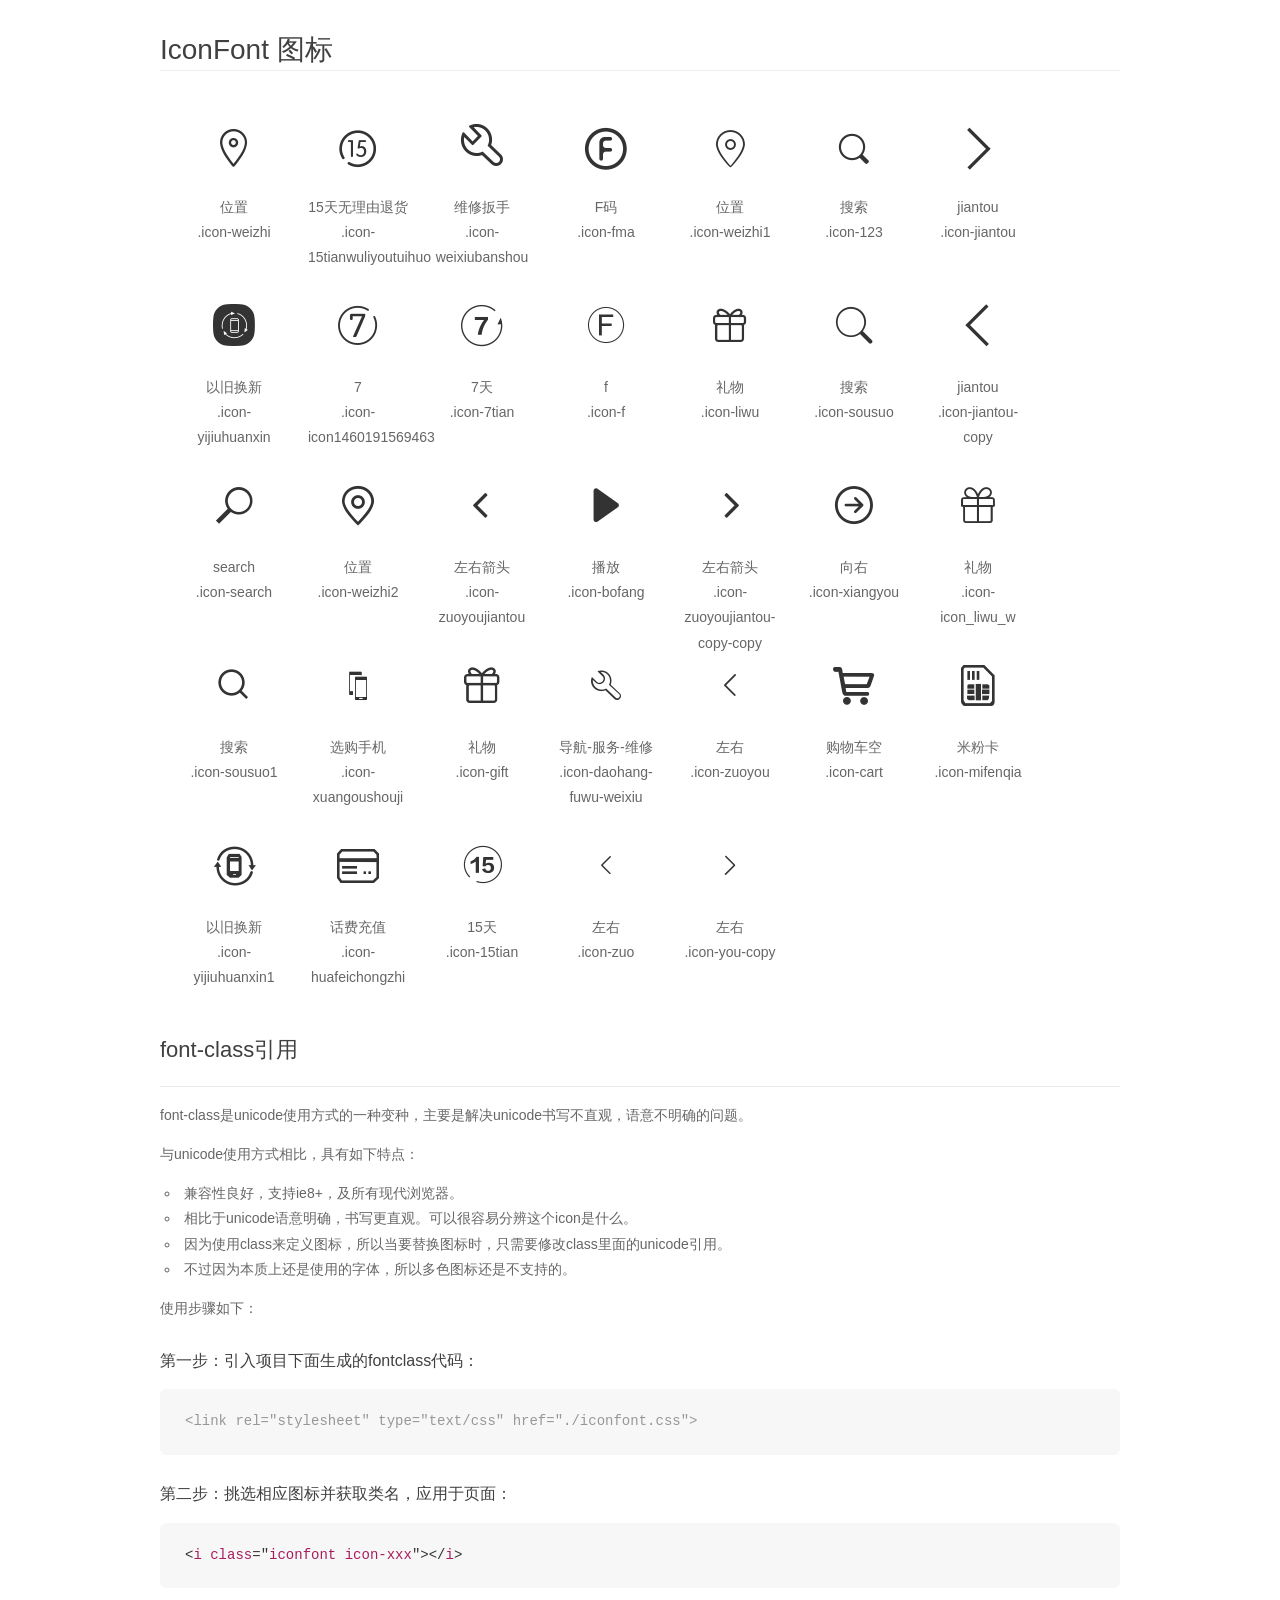
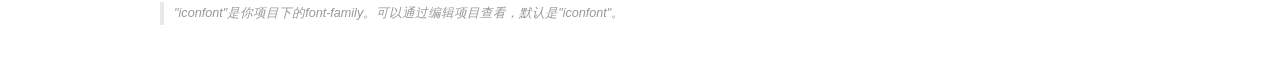
<file: iconfont/demo_fontclass.html>
<!DOCTYPE html>
<html>
<head>
    <meta charset="utf-8"/>
    <title>IconFont</title>
    <link rel="stylesheet" href="demo.css">
    <link rel="stylesheet" href="iconfont.css">
</head>
<body>
    <div class="main markdown">
        <h1>IconFont 图标</h1>
        <ul class="icon_lists clear">
            
                <li>
                <i class="icon iconfont icon-weizhi"></i>
                    <div class="name">位置</div>
                    <div class="fontclass">.icon-weizhi</div>
                </li>
            
                <li>
                <i class="icon iconfont icon-15tianwuliyoutuihuo"></i>
                    <div class="name">15天无理由退货</div>
                    <div class="fontclass">.icon-15tianwuliyoutuihuo</div>
                </li>
            
                <li>
                <i class="icon iconfont icon-weixiubanshou"></i>
                    <div class="name">维修扳手</div>
                    <div class="fontclass">.icon-weixiubanshou</div>
                </li>
            
                <li>
                <i class="icon iconfont icon-fma"></i>
                    <div class="name">F码</div>
                    <div class="fontclass">.icon-fma</div>
                </li>
            
                <li>
                <i class="icon iconfont icon-weizhi1"></i>
                    <div class="name">位置</div>
                    <div class="fontclass">.icon-weizhi1</div>
                </li>
            
                <li>
                <i class="icon iconfont icon-123"></i>
                    <div class="name">搜索</div>
                    <div class="fontclass">.icon-123</div>
                </li>
            
                <li>
                <i class="icon iconfont icon-jiantou"></i>
                    <div class="name">jiantou</div>
                    <div class="fontclass">.icon-jiantou</div>
                </li>
            
                <li>
                <i class="icon iconfont icon-yijiuhuanxin"></i>
                    <div class="name">以旧换新</div>
                    <div class="fontclass">.icon-yijiuhuanxin</div>
                </li>
            
                <li>
                <i class="icon iconfont icon-icon1460191569463"></i>
                    <div class="name">7</div>
                    <div class="fontclass">.icon-icon1460191569463</div>
                </li>
            
                <li>
                <i class="icon iconfont icon-7tian"></i>
                    <div class="name">7天</div>
                    <div class="fontclass">.icon-7tian</div>
                </li>
            
                <li>
                <i class="icon iconfont icon-f"></i>
                    <div class="name">f</div>
                    <div class="fontclass">.icon-f</div>
                </li>
            
                <li>
                <i class="icon iconfont icon-liwu"></i>
                    <div class="name">礼物</div>
                    <div class="fontclass">.icon-liwu</div>
                </li>
            
                <li>
                <i class="icon iconfont icon-sousuo"></i>
                    <div class="name">搜索</div>
                    <div class="fontclass">.icon-sousuo</div>
                </li>
            
                <li>
                <i class="icon iconfont icon-jiantou-copy"></i>
                    <div class="name">jiantou</div>
                    <div class="fontclass">.icon-jiantou-copy</div>
                </li>
            
                <li>
                <i class="icon iconfont icon-search"></i>
                    <div class="name">search</div>
                    <div class="fontclass">.icon-search</div>
                </li>
            
                <li>
                <i class="icon iconfont icon-weizhi2"></i>
                    <div class="name">位置</div>
                    <div class="fontclass">.icon-weizhi2</div>
                </li>
            
                <li>
                <i class="icon iconfont icon-zuoyoujiantou"></i>
                    <div class="name">左右箭头</div>
                    <div class="fontclass">.icon-zuoyoujiantou</div>
                </li>
            
                <li>
                <i class="icon iconfont icon-bofang"></i>
                    <div class="name">播放</div>
                    <div class="fontclass">.icon-bofang</div>
                </li>
            
                <li>
                <i class="icon iconfont icon-zuoyoujiantou-copy-copy"></i>
                    <div class="name">左右箭头</div>
                    <div class="fontclass">.icon-zuoyoujiantou-copy-copy</div>
                </li>
            
                <li>
                <i class="icon iconfont icon-xiangyou"></i>
                    <div class="name">向右</div>
                    <div class="fontclass">.icon-xiangyou</div>
                </li>
            
                <li>
                <i class="icon iconfont icon-icon_liwu_w"></i>
                    <div class="name">礼物</div>
                    <div class="fontclass">.icon-icon_liwu_w</div>
                </li>
            
                <li>
                <i class="icon iconfont icon-sousuo1"></i>
                    <div class="name">搜索</div>
                    <div class="fontclass">.icon-sousuo1</div>
                </li>
            
                <li>
                <i class="icon iconfont icon-xuangoushouji"></i>
                    <div class="name">选购手机</div>
                    <div class="fontclass">.icon-xuangoushouji</div>
                </li>
            
                <li>
                <i class="icon iconfont icon-gift"></i>
                    <div class="name">礼物</div>
                    <div class="fontclass">.icon-gift</div>
                </li>
            
                <li>
                <i class="icon iconfont icon-daohang-fuwu-weixiu"></i>
                    <div class="name">导航-服务-维修</div>
                    <div class="fontclass">.icon-daohang-fuwu-weixiu</div>
                </li>
            
                <li>
                <i class="icon iconfont icon-zuoyou"></i>
                    <div class="name">左右</div>
                    <div class="fontclass">.icon-zuoyou</div>
                </li>
            
                <li>
                <i class="icon iconfont icon-cart"></i>
                    <div class="name">购物车空</div>
                    <div class="fontclass">.icon-cart</div>
                </li>
            
                <li>
                <i class="icon iconfont icon-mifenqia"></i>
                    <div class="name">米粉卡</div>
                    <div class="fontclass">.icon-mifenqia</div>
                </li>
            
                <li>
                <i class="icon iconfont icon-yijiuhuanxin1"></i>
                    <div class="name">以旧换新</div>
                    <div class="fontclass">.icon-yijiuhuanxin1</div>
                </li>
            
                <li>
                <i class="icon iconfont icon-huafeichongzhi"></i>
                    <div class="name">话费充值</div>
                    <div class="fontclass">.icon-huafeichongzhi</div>
                </li>
            
                <li>
                <i class="icon iconfont icon-15tian"></i>
                    <div class="name">15天</div>
                    <div class="fontclass">.icon-15tian</div>
                </li>
            
                <li>
                <i class="icon iconfont icon-zuo"></i>
                    <div class="name">左右</div>
                    <div class="fontclass">.icon-zuo</div>
                </li>
            
                <li>
                <i class="icon iconfont icon-you-copy"></i>
                    <div class="name">左右</div>
                    <div class="fontclass">.icon-you-copy</div>
                </li>
            
        </ul>

        <h2 id="font-class-">font-class引用</h2>
        <hr>

        <p>font-class是unicode使用方式的一种变种，主要是解决unicode书写不直观，语意不明确的问题。</p>
        <p>与unicode使用方式相比，具有如下特点：</p>
        <ul>
        <li>兼容性良好，支持ie8+，及所有现代浏览器。</li>
        <li>相比于unicode语意明确，书写更直观。可以很容易分辨这个icon是什么。</li>
        <li>因为使用class来定义图标，所以当要替换图标时，只需要修改class里面的unicode引用。</li>
        <li>不过因为本质上还是使用的字体，所以多色图标还是不支持的。</li>
        </ul>
        <p>使用步骤如下：</p>
        <h3 id="-fontclass-">第一步：引入项目下面生成的fontclass代码：</h3>


        <pre><code class="lang-js hljs javascript"><span class="hljs-comment">&lt;link rel="stylesheet" type="text/css" href="./iconfont.css"&gt;</span></code></pre>
        <h3 id="-">第二步：挑选相应图标并获取类名，应用于页面：</h3>
        <pre><code class="lang-css hljs">&lt;<span class="hljs-selector-tag">i</span> <span class="hljs-selector-tag">class</span>="<span class="hljs-selector-tag">iconfont</span> <span class="hljs-selector-tag">icon-xxx</span>"&gt;&lt;/<span class="hljs-selector-tag">i</span>&gt;</code></pre>
        <blockquote>
        <p>"iconfont"是你项目下的font-family。可以通过编辑项目查看，默认是"iconfont"。</p>
        </blockquote>
    </div>
</body>
</html>
</file>
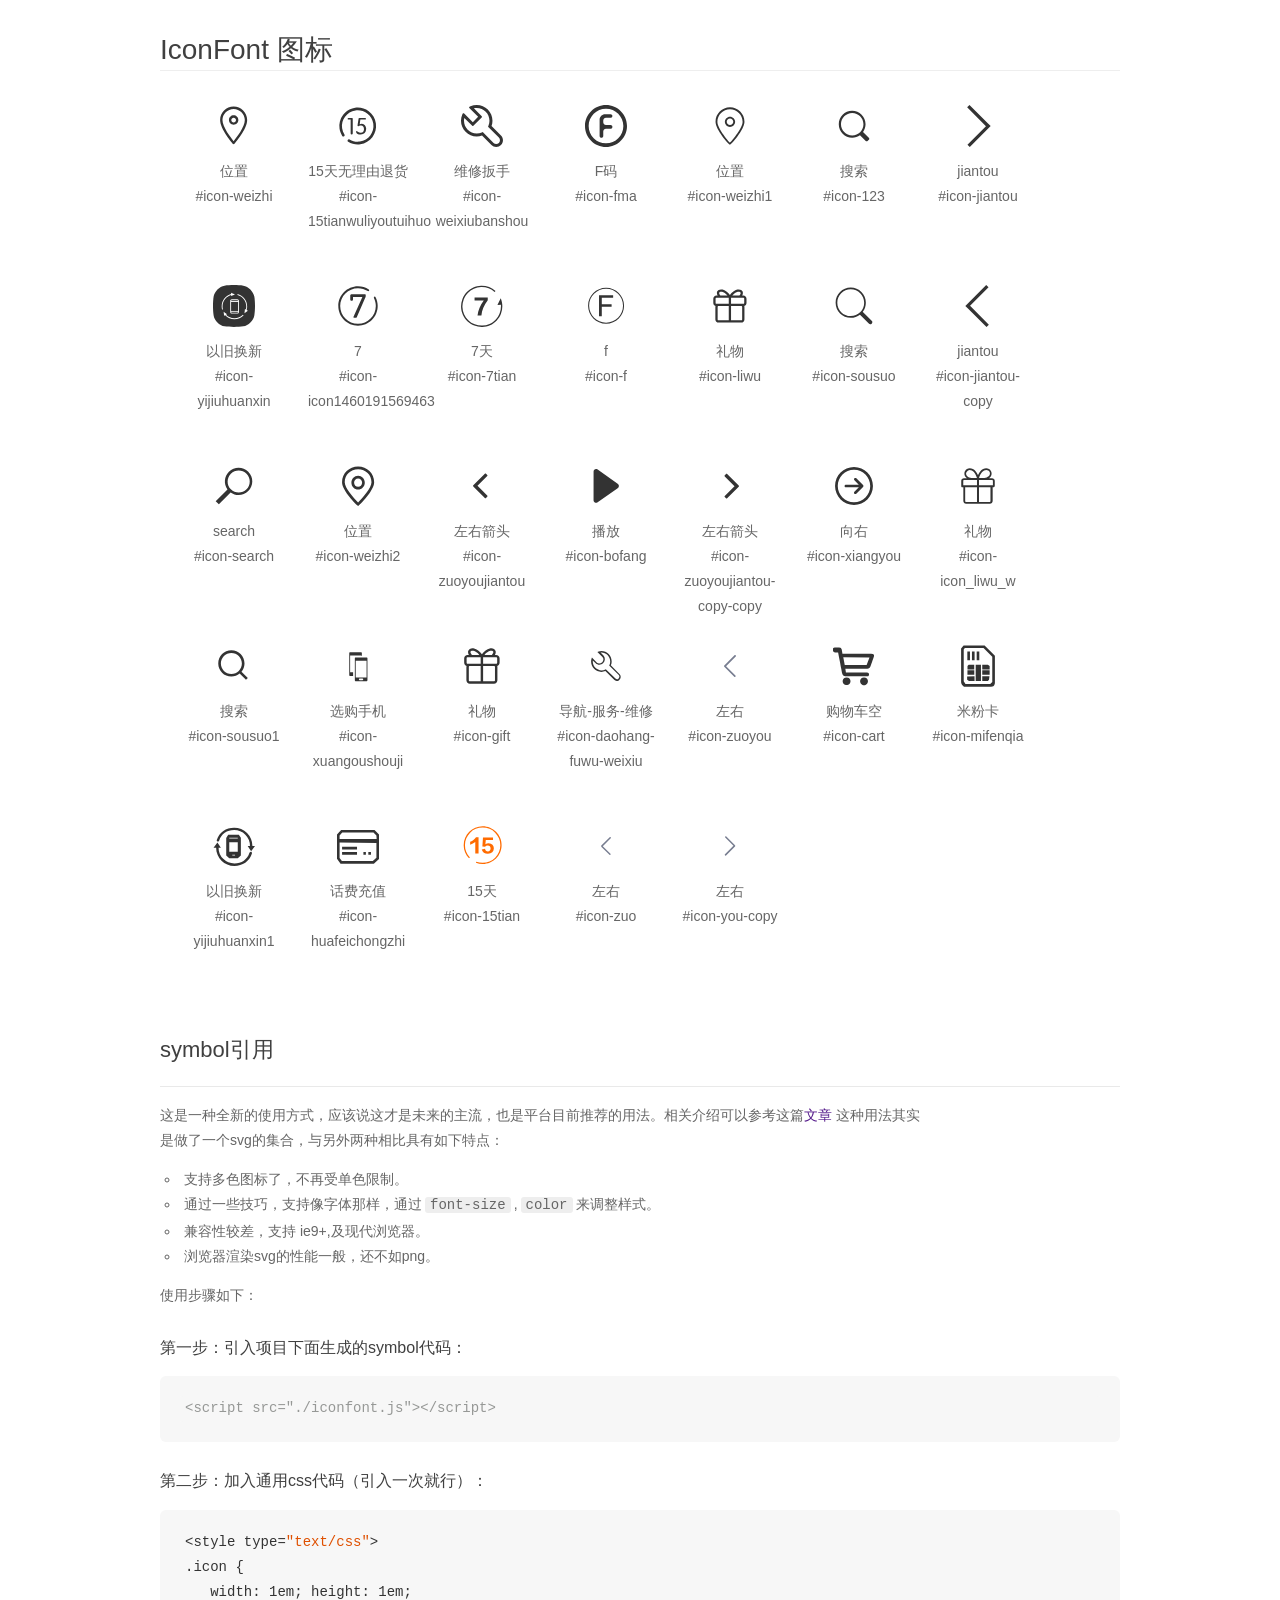
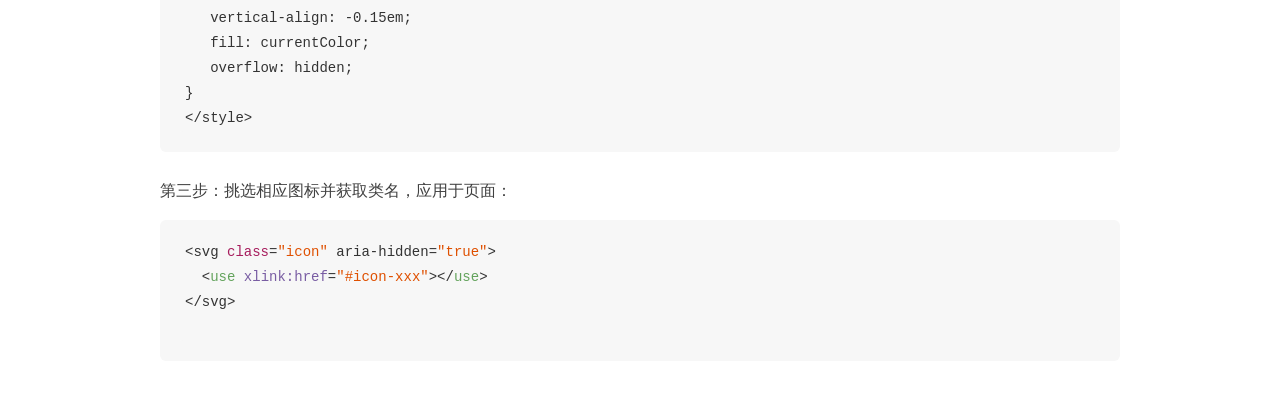
<file: iconfont/demo_symbol.html>
<!DOCTYPE html>
<html>
<head>
    <meta charset="utf-8"/>
    <title>IconFont</title>
    <link rel="stylesheet" href="demo.css">
    <script src="iconfont.js"></script>

    <style type="text/css">
        .icon {
          /* 通过设置 font-size 来改变图标大小 */
          width: 1em; height: 1em;
          /* 图标和文字相邻时，垂直对齐 */
          vertical-align: -0.15em;
          /* 通过设置 color 来改变 SVG 的颜色/fill */
          fill: currentColor;
          /* path 和 stroke 溢出 viewBox 部分在 IE 下会显示
             normalize.css 中也包含这行 */
          overflow: hidden;
        }

    </style>
</head>
<body>
    <div class="main markdown">
        <h1>IconFont 图标</h1>
        <ul class="icon_lists clear">
            
                <li>
                    <svg class="icon" aria-hidden="true">
                        <use xlink:href="#icon-weizhi"></use>
                    </svg>
                    <div class="name">位置</div>
                    <div class="fontclass">#icon-weizhi</div>
                </li>
            
                <li>
                    <svg class="icon" aria-hidden="true">
                        <use xlink:href="#icon-15tianwuliyoutuihuo"></use>
                    </svg>
                    <div class="name">15天无理由退货</div>
                    <div class="fontclass">#icon-15tianwuliyoutuihuo</div>
                </li>
            
                <li>
                    <svg class="icon" aria-hidden="true">
                        <use xlink:href="#icon-weixiubanshou"></use>
                    </svg>
                    <div class="name">维修扳手</div>
                    <div class="fontclass">#icon-weixiubanshou</div>
                </li>
            
                <li>
                    <svg class="icon" aria-hidden="true">
                        <use xlink:href="#icon-fma"></use>
                    </svg>
                    <div class="name">F码</div>
                    <div class="fontclass">#icon-fma</div>
                </li>
            
                <li>
                    <svg class="icon" aria-hidden="true">
                        <use xlink:href="#icon-weizhi1"></use>
                    </svg>
                    <div class="name">位置</div>
                    <div class="fontclass">#icon-weizhi1</div>
                </li>
            
                <li>
                    <svg class="icon" aria-hidden="true">
                        <use xlink:href="#icon-123"></use>
                    </svg>
                    <div class="name">搜索</div>
                    <div class="fontclass">#icon-123</div>
                </li>
            
                <li>
                    <svg class="icon" aria-hidden="true">
                        <use xlink:href="#icon-jiantou"></use>
                    </svg>
                    <div class="name">jiantou</div>
                    <div class="fontclass">#icon-jiantou</div>
                </li>
            
                <li>
                    <svg class="icon" aria-hidden="true">
                        <use xlink:href="#icon-yijiuhuanxin"></use>
                    </svg>
                    <div class="name">以旧换新</div>
                    <div class="fontclass">#icon-yijiuhuanxin</div>
                </li>
            
                <li>
                    <svg class="icon" aria-hidden="true">
                        <use xlink:href="#icon-icon1460191569463"></use>
                    </svg>
                    <div class="name">7</div>
                    <div class="fontclass">#icon-icon1460191569463</div>
                </li>
            
                <li>
                    <svg class="icon" aria-hidden="true">
                        <use xlink:href="#icon-7tian"></use>
                    </svg>
                    <div class="name">7天</div>
                    <div class="fontclass">#icon-7tian</div>
                </li>
            
                <li>
                    <svg class="icon" aria-hidden="true">
                        <use xlink:href="#icon-f"></use>
                    </svg>
                    <div class="name">f</div>
                    <div class="fontclass">#icon-f</div>
                </li>
            
                <li>
                    <svg class="icon" aria-hidden="true">
                        <use xlink:href="#icon-liwu"></use>
                    </svg>
                    <div class="name">礼物</div>
                    <div class="fontclass">#icon-liwu</div>
                </li>
            
                <li>
                    <svg class="icon" aria-hidden="true">
                        <use xlink:href="#icon-sousuo"></use>
                    </svg>
                    <div class="name">搜索</div>
                    <div class="fontclass">#icon-sousuo</div>
                </li>
            
                <li>
                    <svg class="icon" aria-hidden="true">
                        <use xlink:href="#icon-jiantou-copy"></use>
                    </svg>
                    <div class="name">jiantou</div>
                    <div class="fontclass">#icon-jiantou-copy</div>
                </li>
            
                <li>
                    <svg class="icon" aria-hidden="true">
                        <use xlink:href="#icon-search"></use>
                    </svg>
                    <div class="name">search</div>
                    <div class="fontclass">#icon-search</div>
                </li>
            
                <li>
                    <svg class="icon" aria-hidden="true">
                        <use xlink:href="#icon-weizhi2"></use>
                    </svg>
                    <div class="name">位置</div>
                    <div class="fontclass">#icon-weizhi2</div>
                </li>
            
                <li>
                    <svg class="icon" aria-hidden="true">
                        <use xlink:href="#icon-zuoyoujiantou"></use>
                    </svg>
                    <div class="name">左右箭头</div>
                    <div class="fontclass">#icon-zuoyoujiantou</div>
                </li>
            
                <li>
                    <svg class="icon" aria-hidden="true">
                        <use xlink:href="#icon-bofang"></use>
                    </svg>
                    <div class="name">播放</div>
                    <div class="fontclass">#icon-bofang</div>
                </li>
            
                <li>
                    <svg class="icon" aria-hidden="true">
                        <use xlink:href="#icon-zuoyoujiantou-copy-copy"></use>
                    </svg>
                    <div class="name">左右箭头</div>
                    <div class="fontclass">#icon-zuoyoujiantou-copy-copy</div>
                </li>
            
                <li>
                    <svg class="icon" aria-hidden="true">
                        <use xlink:href="#icon-xiangyou"></use>
                    </svg>
                    <div class="name">向右</div>
                    <div class="fontclass">#icon-xiangyou</div>
                </li>
            
                <li>
                    <svg class="icon" aria-hidden="true">
                        <use xlink:href="#icon-icon_liwu_w"></use>
                    </svg>
                    <div class="name">礼物</div>
                    <div class="fontclass">#icon-icon_liwu_w</div>
                </li>
            
                <li>
                    <svg class="icon" aria-hidden="true">
                        <use xlink:href="#icon-sousuo1"></use>
                    </svg>
                    <div class="name">搜索</div>
                    <div class="fontclass">#icon-sousuo1</div>
                </li>
            
                <li>
                    <svg class="icon" aria-hidden="true">
                        <use xlink:href="#icon-xuangoushouji"></use>
                    </svg>
                    <div class="name">选购手机</div>
                    <div class="fontclass">#icon-xuangoushouji</div>
                </li>
            
                <li>
                    <svg class="icon" aria-hidden="true">
                        <use xlink:href="#icon-gift"></use>
                    </svg>
                    <div class="name">礼物</div>
                    <div class="fontclass">#icon-gift</div>
                </li>
            
                <li>
                    <svg class="icon" aria-hidden="true">
                        <use xlink:href="#icon-daohang-fuwu-weixiu"></use>
                    </svg>
                    <div class="name">导航-服务-维修</div>
                    <div class="fontclass">#icon-daohang-fuwu-weixiu</div>
                </li>
            
                <li>
                    <svg class="icon" aria-hidden="true">
                        <use xlink:href="#icon-zuoyou"></use>
                    </svg>
                    <div class="name">左右</div>
                    <div class="fontclass">#icon-zuoyou</div>
                </li>
            
                <li>
                    <svg class="icon" aria-hidden="true">
                        <use xlink:href="#icon-cart"></use>
                    </svg>
                    <div class="name">购物车空</div>
                    <div class="fontclass">#icon-cart</div>
                </li>
            
                <li>
                    <svg class="icon" aria-hidden="true">
                        <use xlink:href="#icon-mifenqia"></use>
                    </svg>
                    <div class="name">米粉卡</div>
                    <div class="fontclass">#icon-mifenqia</div>
                </li>
            
                <li>
                    <svg class="icon" aria-hidden="true">
                        <use xlink:href="#icon-yijiuhuanxin1"></use>
                    </svg>
                    <div class="name">以旧换新</div>
                    <div class="fontclass">#icon-yijiuhuanxin1</div>
                </li>
            
                <li>
                    <svg class="icon" aria-hidden="true">
                        <use xlink:href="#icon-huafeichongzhi"></use>
                    </svg>
                    <div class="name">话费充值</div>
                    <div class="fontclass">#icon-huafeichongzhi</div>
                </li>
            
                <li>
                    <svg class="icon" aria-hidden="true">
                        <use xlink:href="#icon-15tian"></use>
                    </svg>
                    <div class="name">15天</div>
                    <div class="fontclass">#icon-15tian</div>
                </li>
            
                <li>
                    <svg class="icon" aria-hidden="true">
                        <use xlink:href="#icon-zuo"></use>
                    </svg>
                    <div class="name">左右</div>
                    <div class="fontclass">#icon-zuo</div>
                </li>
            
                <li>
                    <svg class="icon" aria-hidden="true">
                        <use xlink:href="#icon-you-copy"></use>
                    </svg>
                    <div class="name">左右</div>
                    <div class="fontclass">#icon-you-copy</div>
                </li>
            
        </ul>


        <h2 id="symbol-">symbol引用</h2>
        <hr>

        <p>这是一种全新的使用方式，应该说这才是未来的主流，也是平台目前推荐的用法。相关介绍可以参考这篇<a href="">文章</a>
        这种用法其实是做了一个svg的集合，与另外两种相比具有如下特点：</p>
        <ul>
          <li>支持多色图标了，不再受单色限制。</li>
          <li>通过一些技巧，支持像字体那样，通过<code>font-size</code>,<code>color</code>来调整样式。</li>
          <li>兼容性较差，支持 ie9+,及现代浏览器。</li>
          <li>浏览器渲染svg的性能一般，还不如png。</li>
        </ul>
        <p>使用步骤如下：</p>
        <h3 id="-symbol-">第一步：引入项目下面生成的symbol代码：</h3>
        <pre><code class="lang-js hljs javascript"><span class="hljs-comment">&lt;script src="./iconfont.js"&gt;&lt;/script&gt;</span></code></pre>
        <h3 id="-css-">第二步：加入通用css代码（引入一次就行）：</h3>
        <pre><code class="lang-js hljs javascript">&lt;style type=<span class="hljs-string">"text/css"</span>&gt;
.icon {
   width: <span class="hljs-number">1</span>em; height: <span class="hljs-number">1</span>em;
   vertical-align: <span class="hljs-number">-0.15</span>em;
   fill: currentColor;
   overflow: hidden;
}
&lt;<span class="hljs-regexp">/style&gt;</span></code></pre>
        <h3 id="-">第三步：挑选相应图标并获取类名，应用于页面：</h3>
        <pre><code class="lang-js hljs javascript">&lt;svg <span class="hljs-class"><span class="hljs-keyword">class</span></span>=<span class="hljs-string">"icon"</span> aria-hidden=<span class="hljs-string">"true"</span>&gt;<span class="xml"><span class="hljs-tag">
  &lt;<span class="hljs-name">use</span> <span class="hljs-attr">xlink:href</span>=<span class="hljs-string">"#icon-xxx"</span>&gt;</span><span class="hljs-tag">&lt;/<span class="hljs-name">use</span>&gt;</span>
</span>&lt;<span class="hljs-regexp">/svg&gt;
        </span></code></pre>
    </div>
</body>
</html>
</file>
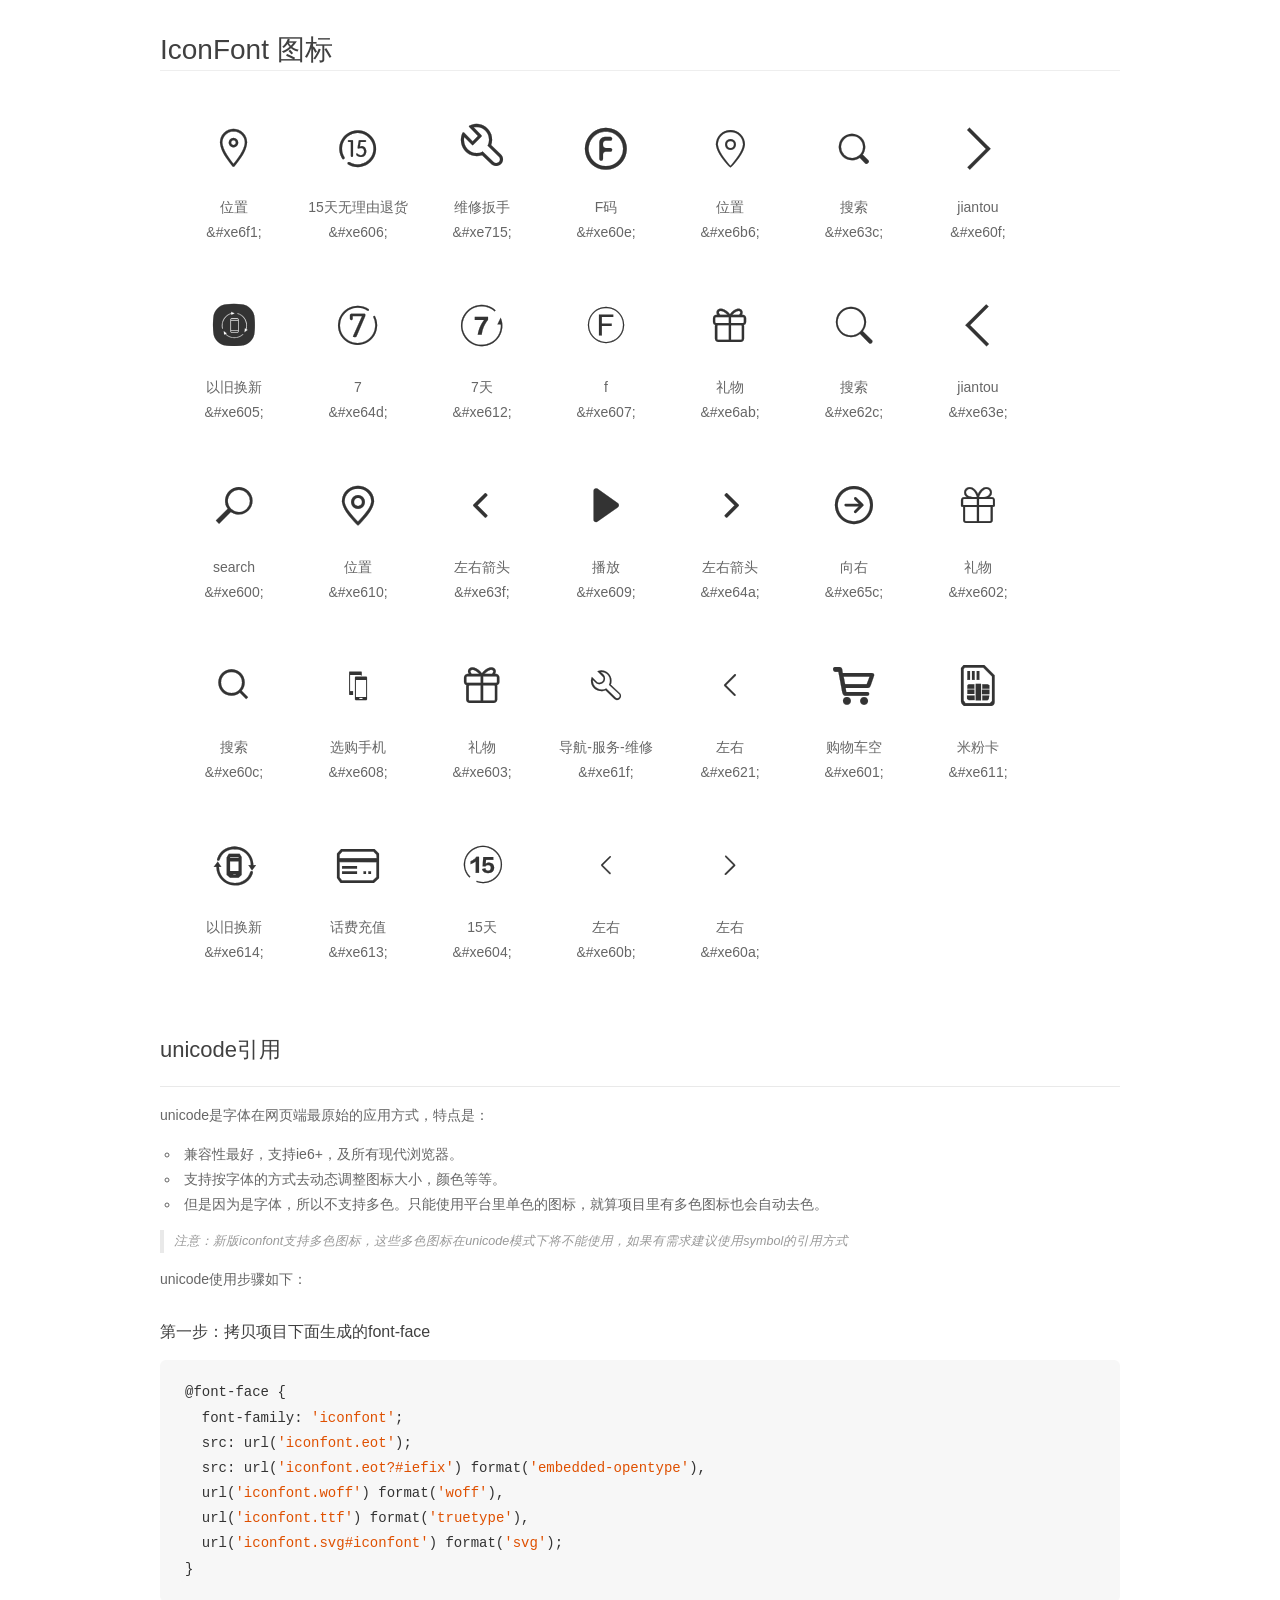
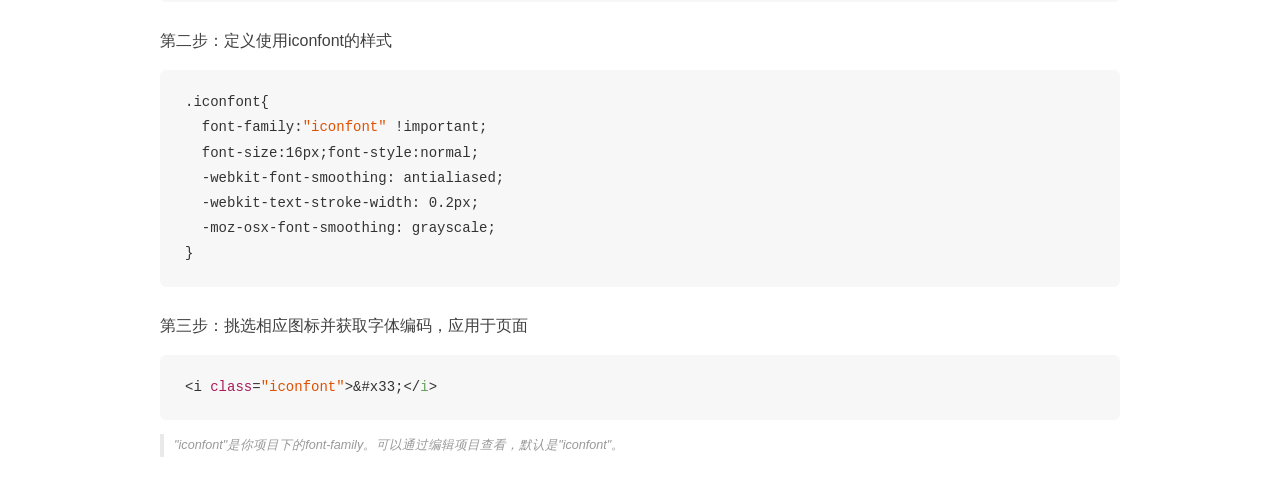
<file: iconfont/demo_unicode.html>
<!DOCTYPE html>
<html>
<head>
    <meta charset="utf-8"/>
    <title>IconFont</title>
    <link rel="stylesheet" href="demo.css">

    <style type="text/css">

        @font-face {font-family: "iconfont";
          src: url('iconfont.eot'); /* IE9*/
          src: url('iconfont.eot#iefix') format('embedded-opentype'), /* IE6-IE8 */
          url('iconfont.woff') format('woff'), /* chrome, firefox */
          url('iconfont.ttf') format('truetype'), /* chrome, firefox, opera, Safari, Android, iOS 4.2+*/
          url('iconfont.svg#iconfont') format('svg'); /* iOS 4.1- */
        }

        .iconfont {
          font-family:"iconfont" !important;
          font-size:16px;
          font-style:normal;
          -webkit-font-smoothing: antialiased;
          -webkit-text-stroke-width: 0.2px;
          -moz-osx-font-smoothing: grayscale;
        }

    </style>
</head>
<body>
    <div class="main markdown">
        <h1>IconFont 图标</h1>
        <ul class="icon_lists clear">
            
                <li>
                <i class="icon iconfont">&#xe6f1;</i>
                    <div class="name">位置</div>
                    <div class="code">&amp;#xe6f1;</div>
                </li>
            
                <li>
                <i class="icon iconfont">&#xe606;</i>
                    <div class="name">15天无理由退货</div>
                    <div class="code">&amp;#xe606;</div>
                </li>
            
                <li>
                <i class="icon iconfont">&#xe715;</i>
                    <div class="name">维修扳手</div>
                    <div class="code">&amp;#xe715;</div>
                </li>
            
                <li>
                <i class="icon iconfont">&#xe60e;</i>
                    <div class="name">F码</div>
                    <div class="code">&amp;#xe60e;</div>
                </li>
            
                <li>
                <i class="icon iconfont">&#xe6b6;</i>
                    <div class="name">位置</div>
                    <div class="code">&amp;#xe6b6;</div>
                </li>
            
                <li>
                <i class="icon iconfont">&#xe63c;</i>
                    <div class="name">搜索</div>
                    <div class="code">&amp;#xe63c;</div>
                </li>
            
                <li>
                <i class="icon iconfont">&#xe60f;</i>
                    <div class="name">jiantou</div>
                    <div class="code">&amp;#xe60f;</div>
                </li>
            
                <li>
                <i class="icon iconfont">&#xe605;</i>
                    <div class="name">以旧换新</div>
                    <div class="code">&amp;#xe605;</div>
                </li>
            
                <li>
                <i class="icon iconfont">&#xe64d;</i>
                    <div class="name">7</div>
                    <div class="code">&amp;#xe64d;</div>
                </li>
            
                <li>
                <i class="icon iconfont">&#xe612;</i>
                    <div class="name">7天</div>
                    <div class="code">&amp;#xe612;</div>
                </li>
            
                <li>
                <i class="icon iconfont">&#xe607;</i>
                    <div class="name">f</div>
                    <div class="code">&amp;#xe607;</div>
                </li>
            
                <li>
                <i class="icon iconfont">&#xe6ab;</i>
                    <div class="name">礼物</div>
                    <div class="code">&amp;#xe6ab;</div>
                </li>
            
                <li>
                <i class="icon iconfont">&#xe62c;</i>
                    <div class="name">搜索</div>
                    <div class="code">&amp;#xe62c;</div>
                </li>
            
                <li>
                <i class="icon iconfont">&#xe63e;</i>
                    <div class="name">jiantou</div>
                    <div class="code">&amp;#xe63e;</div>
                </li>
            
                <li>
                <i class="icon iconfont">&#xe600;</i>
                    <div class="name">search</div>
                    <div class="code">&amp;#xe600;</div>
                </li>
            
                <li>
                <i class="icon iconfont">&#xe610;</i>
                    <div class="name">位置</div>
                    <div class="code">&amp;#xe610;</div>
                </li>
            
                <li>
                <i class="icon iconfont">&#xe63f;</i>
                    <div class="name">左右箭头</div>
                    <div class="code">&amp;#xe63f;</div>
                </li>
            
                <li>
                <i class="icon iconfont">&#xe609;</i>
                    <div class="name">播放</div>
                    <div class="code">&amp;#xe609;</div>
                </li>
            
                <li>
                <i class="icon iconfont">&#xe64a;</i>
                    <div class="name">左右箭头</div>
                    <div class="code">&amp;#xe64a;</div>
                </li>
            
                <li>
                <i class="icon iconfont">&#xe65c;</i>
                    <div class="name">向右</div>
                    <div class="code">&amp;#xe65c;</div>
                </li>
            
                <li>
                <i class="icon iconfont">&#xe602;</i>
                    <div class="name">礼物</div>
                    <div class="code">&amp;#xe602;</div>
                </li>
            
                <li>
                <i class="icon iconfont">&#xe60c;</i>
                    <div class="name">搜索</div>
                    <div class="code">&amp;#xe60c;</div>
                </li>
            
                <li>
                <i class="icon iconfont">&#xe608;</i>
                    <div class="name">选购手机</div>
                    <div class="code">&amp;#xe608;</div>
                </li>
            
                <li>
                <i class="icon iconfont">&#xe603;</i>
                    <div class="name">礼物</div>
                    <div class="code">&amp;#xe603;</div>
                </li>
            
                <li>
                <i class="icon iconfont">&#xe61f;</i>
                    <div class="name">导航-服务-维修</div>
                    <div class="code">&amp;#xe61f;</div>
                </li>
            
                <li>
                <i class="icon iconfont">&#xe621;</i>
                    <div class="name">左右</div>
                    <div class="code">&amp;#xe621;</div>
                </li>
            
                <li>
                <i class="icon iconfont">&#xe601;</i>
                    <div class="name">购物车空</div>
                    <div class="code">&amp;#xe601;</div>
                </li>
            
                <li>
                <i class="icon iconfont">&#xe611;</i>
                    <div class="name">米粉卡</div>
                    <div class="code">&amp;#xe611;</div>
                </li>
            
                <li>
                <i class="icon iconfont">&#xe614;</i>
                    <div class="name">以旧换新</div>
                    <div class="code">&amp;#xe614;</div>
                </li>
            
                <li>
                <i class="icon iconfont">&#xe613;</i>
                    <div class="name">话费充值</div>
                    <div class="code">&amp;#xe613;</div>
                </li>
            
                <li>
                <i class="icon iconfont">&#xe604;</i>
                    <div class="name">15天</div>
                    <div class="code">&amp;#xe604;</div>
                </li>
            
                <li>
                <i class="icon iconfont">&#xe60b;</i>
                    <div class="name">左右</div>
                    <div class="code">&amp;#xe60b;</div>
                </li>
            
                <li>
                <i class="icon iconfont">&#xe60a;</i>
                    <div class="name">左右</div>
                    <div class="code">&amp;#xe60a;</div>
                </li>
            
        </ul>
        <h2 id="unicode-">unicode引用</h2>
        <hr>

        <p>unicode是字体在网页端最原始的应用方式，特点是：</p>
        <ul>
        <li>兼容性最好，支持ie6+，及所有现代浏览器。</li>
        <li>支持按字体的方式去动态调整图标大小，颜色等等。</li>
        <li>但是因为是字体，所以不支持多色。只能使用平台里单色的图标，就算项目里有多色图标也会自动去色。</li>
        </ul>
        <blockquote>
        <p>注意：新版iconfont支持多色图标，这些多色图标在unicode模式下将不能使用，如果有需求建议使用symbol的引用方式</p>
        </blockquote>
        <p>unicode使用步骤如下：</p>
        <h3 id="-font-face">第一步：拷贝项目下面生成的font-face</h3>
        <pre><code class="lang-js hljs javascript">@font-face {
  font-family: <span class="hljs-string">'iconfont'</span>;
  src: url(<span class="hljs-string">'iconfont.eot'</span>);
  src: url(<span class="hljs-string">'iconfont.eot?#iefix'</span>) format(<span class="hljs-string">'embedded-opentype'</span>),
  url(<span class="hljs-string">'iconfont.woff'</span>) format(<span class="hljs-string">'woff'</span>),
  url(<span class="hljs-string">'iconfont.ttf'</span>) format(<span class="hljs-string">'truetype'</span>),
  url(<span class="hljs-string">'iconfont.svg#iconfont'</span>) format(<span class="hljs-string">'svg'</span>);
}
</code></pre>
        <h3 id="-iconfont-">第二步：定义使用iconfont的样式</h3>
        <pre><code class="lang-js hljs javascript">.iconfont{
  font-family:<span class="hljs-string">"iconfont"</span> !important;
  font-size:<span class="hljs-number">16</span>px;font-style:normal;
  -webkit-font-smoothing: antialiased;
  -webkit-text-stroke-width: <span class="hljs-number">0.2</span>px;
  -moz-osx-font-smoothing: grayscale;
}
</code></pre>
        <h3 id="-">第三步：挑选相应图标并获取字体编码，应用于页面</h3>
        <pre><code class="lang-js hljs javascript">&lt;i <span class="hljs-class"><span class="hljs-keyword">class</span></span>=<span class="hljs-string">"iconfont"</span>&gt;&amp;#x33;<span class="xml"><span class="hljs-tag">&lt;/<span class="hljs-name">i</span>&gt;</span></span></code></pre>

        <blockquote>
        <p>"iconfont"是你项目下的font-family。可以通过编辑项目查看，默认是"iconfont"。</p>
        </blockquote>
    </div>


</body>
</html>
</file>
<file: css/index.css>
@import url('base.css');
header{
	width: 100%;
	height: 40px;
	background: #333333;
	margin: 0 auto;
}
main{
	width: 1226px;
	height: 100%;
	/* background: yellowgreen; */
	margin: 0 auto;
}
.head-left{
	width: 610px;
	height: 100%;
	/* background: pink; */
	float: left;

}
.head-left li{
	float: left;
	line-height: 40px;
}
.head-left li a,.head-right li a{
	/* width: 12px;
	height: 12px; */
	font-size: 12px;
	line-height: 12px;
	border-right: 1px solid #b0b0b0;
	padding-left: 8px;
	padding-right: 9px;
	color: #b0b0b0;
	
}
.head-left li a:hover{
	color: #ffffff;
}
.head-left .select1{
	border-right: none;
	padding-right: 0;
}
.head-left .select2{
	padding-left: 0;
}


.head-right{
	width: 160px;
	height: 100%;
	float: right;
}
.head-right li{
	float: left;
	line-height: 40px;
}

.head-right .select3{
	padding-left: 0;
}
.head-right .select4{
	border-right: none;
	padding-right: 0;
}
.head-right li a:hover{
	color: #ffffff;
}

.car{
	width: 120px;
	height: 40px;
	background: #424242;
	float: right;
	color: #b0b0b0;
	font-size: 12px;
}
.car .iconfont{
	font-size: 16px;
	margin-right: 4px;
	line-height: 40px;
	margin-left: 18px;
	color: #b0b0b0;
}
.car a{
	color: #b0b0b0;
}
.car:hover{
  background: #fff;
}
.car:hover .iconfont{
	color: #ff6700;
}
.car:hover a{
	color: #ff6700;
}
/* header结束 */


nav{
	width: 1226px;
	height: 100px;
	margin: 0 auto;
	/* background: yellow; */

}
.logo{
	width: 55px;
	height: 55px;
	/* background: orange; */
	float: left;
	margin-top: 22px;
	/* margin-bottom: 23px; */
	background: #ff6700 url('../img/mi-logo.png') no-repeat 50% 50%;
	margin-right:190px ;
}
.list{
	width: 634px;
	height: 100%;
	/* background: #777; */
	float: left;
}
.list li {
	float: left;
}
.list li a{
    margin-right: 20px;
	font-size: 16px; 
	line-height: 100px;
	color: #333333;
}
.list li a:hover{
	color:#FF6700 ;
}

.list .list1{
	margin-right: 0;
}

.search{
	width: 296px;
	height: 50px;
	background: #d7b48e;
	float: right;
	margin-top: 25px;
}
.search-left{
	width: 243px;
	height: 48px;
	background: #ffffff;
	border: 1px solid #e0e0e0;
	float: left;
}

.search-left1{
	width: 140px;
	height: 18px;
	/* background: yellowgreen; */
	margin-top: 15px;
	margin-left: 93px;
}

.search-left1-1{
	width: 53px;
	height: 18px;
	background: #eeeeee;
	float: left;
	font-size: 12px;
	text-align: center;
	line-height: 18px;
	color: #757575;
}
.search-left1-1:hover{
	background: #FF6700;
	color: #ffffff;
}
.search-left1-2:hover{
	background: #FF6700;
	color: #ffffff;
}
.search-left1-2{
	width: 82px;
	height: 18px;
	background: #eeeeee;
	float: right;
	font-size: 12px;
	text-align: center;
	line-height: 18px;
	color: #757575;
}

.search-right{
	width: 33px;
	height: 48px;
	background: #ffffff;
	border: 1px solid #e0e0e0;
	border-left: 0;
	float: right;
	padding-left: 17px;
}
.search-right:hover{
	background: #FF6700;
}
.search-right .iconfont{
	font-size: 18px;
	line-height: 50px;
	color: #616161;
}
.search-right .iconfont:hover{
	color: #ffffff;
}
/* nav结束 */

.banner{
	width: 1226px;
	height: 460px;
	margin: 0 auto;
	/* background: #156; */
	position: relative;
	margin-bottom: 14px;
}
.img-list{
	width: 1226px;
	height: 460px;
	position: relative;
	overflow: hidden;
}
.img-list li{
	width: 1226px;
	height: 460px;
	/* background: pink; */
	position: absolute;
	top: 0;
	left: 100%;
	/* display: none; */

}

/* 用now 、next轮播时
需要将图片定位的位置都改为left(100%),第一张图片left(0) */
.img-list li:first-of-type{
	left: 0;
	display: block;
}
.img-list li a{
	display: block;
	width: 100%;
	height: 100%;
}
.img-list li img{
	display: block;
	width: 100%;
	height: 100%;
}
aside{
	width: 234px;
	height: 460px;
	background: rgba(34,17,7,0.5);
    position: absolute;
    top: 0;
    left: 0;
}
.aside{
	width: 234px;
	height: 460px;
	
}
.aside li {
	width:234px;
	height: 42px;
	/* background: green; */
}
.aside li:hover{
	background: #FF6700;
} 

.aside li a{
	font-size: 14px;
	text-align: center;
	line-height: 42px;
	padding-left: 30px;
	color: #ffffff;

}
.aside-right{
	float: right;
	margin-right: 23px;
	color: #ffffff;
}
.aside .aside1{
	margin-top:20px;
}
.aside .item{
	width: 600px;
	height: 100%;
	background: skyblue;
	position: absolute;
	left: 234px;
	top: 0;
	display: none;
}


/* aside结束 */
.btn-left,.btn-right{
	width: 41px;
	height: 69px;
	/* background: pink; */
	position: absolute;
	top: 0;
	bottom: 0;
	margin-top: auto;
	margin-bottom: auto;
}

.btn-left:hover{
	background: #3C1E0C;
}
.btn-right:hover{
	background: #3C1E0C;
}

.btn-left{
	left: 234px;
}
.btn-left .iconfont{
	color: #aaaaac;
	font-size: 35px;
	line-height: 69px;
}
.btn-left .iconfont:hover{
	color: #ffffff;
}

.btn-right{
	right: 0;
}
.btn-right .iconfont{
	color: #aaaaac;
	font-size: 35px;
	line-height: 69px;
	margin-right: 0px;
	float: right;
}
.btn-right .iconfont:hover{
	color: #ffffff;
}

.btn-list{
	width: 100px;
	height: 10px;
	/* background: #ffffff; */
	position: absolute;
	bottom:25px;
	right: 35px; 
}

.btn-list li{
	float: left;
	width: 10px;
	height: 10px;
	border:2px solid #8A857C;
	border-radius: 50%;
    margin-right: 10px;
    background: #3E4143;
	box-sizing: border-box;
}

.btn-list li a{
	display: block;
	width: 100%;
	height: 100%;
}

.btn-list .btn-list1{
	 margin-right: 0;
}

/* section开始 */
.cx{
	width: 1226px;
	height: 170px;
	/* background: green; */
	margin: 0 auto;
	/* margin-top: 14px; */
    margin-bottom: 26px;
}
.section1{
	width: 234px;
	height: 170px;
	background: #5F5750;
	margin-right: 14px;
	float: left;
	position: relative;
}
.section2 a{
	width: 316px;
	height: 170px;
	/* background: #777; */
	margin-right: 15px;
	float: left;
}
.section2 img{
	width: 316px;
	height: 170px;
}
#section3{
	margin-right: 0;
}
.section1-top{
	width: 230px;
	height: 70px;
	/* background: green; */
	margin-top: 9px;
	margin-left: 2px;
	float: left;
	margin-bottom: 5px;
}	

.section1-1{
	width: 76px;
	height:51px;
	border-right: 1px solid #665E57;
	float: left;
	font-size: 12px;
	text-align: center;
	color: #CDCAC8;
    padding-top: 15px;
   
}


#cx1{
	border-right: 0;
}
#cx2{
	border-right: 0;
}
.section1-center1{
	width: 64px;
	height: 1px;
	background:  #665E57;
	position: absolute;
	top: 0;
	bottom: 0;
	margin-top: auto;
	margin-bottom: auto;
    left: 6px;
	
}
.section1-center2{
	width: 64px;
	height: 1px;
	background:  #665E57;
	position: absolute;
	top: 0;
	bottom: 0;
	margin-top: auto;
	margin-bottom: auto;
    left: 85px;
	
}
.section1-center3{
	width: 64px;
	height: 1px;
	background: #665E57;
	position: absolute;
	top: 0;
	bottom: 0;
	margin-top: auto;
	margin-bottom: auto;
    right: 6px;
	
}
.section1-top .section1-1 span{
    font-size: 12px;
    color: #CFCDCB;
}
.section1-top .section1-1 a{
	display: block;
    font-size:18px;
    color: #CFCDCB;
    font-weight: 600;
}
.section1-1 a:hover{
    color: #fff;

} 
.section1-1 span:hover{
    color: #fff;
}


/* 小米明星单品开始 */
.star-box{
    width: 1226px;
    height: 439px;
   /*  background: pink; */
    margin: 0 auto;

}
.star-top{
	width: 100%;
	height: 58px;
	/* background: blue; */
}
.star-top span{
	font-size: 22px;
	line-height: 58px;
	color: #333;
	font-weight: 200;
	float: left;
}
.star-top a p{
	font-size: 16px;
	color:#424242;
	line-height: 58px;
	float: right;

}
.more{
	width: 71px;
	height: 25px;
	float: right;
	border: 1px solid #b0b0b0;
	margin-top:24px;
}
.more-left{
	width: 35px;
	height: 25px;
	float: left;
	/* box-sizing: border-box; */
	/* padding: 0 10px; */
	display: flex;
	justify-content: center;
	align-items: center;
	
}

.more-right{
	width: 35px;
	height: 25px;
	border-left: 1px solid #b0b0b0;
	float: right;
	/* box-sizing: border-box; */
	/* padding: 0 10px; */
	display: flex;
	justify-content: center;
	align-items: center;
	
	
}
.more-left a, .more-right a {
	font-size: 12px;
    color: #b0b0b0;
	text-align: center;
	line-height: 25px;
	font-weight: 800;
}


.more-right :hover{
	cursor: pointer;
}


.star-bottom{
	width: 100%;
	height:340px;

	overflow: hidden;
	/* background: #456;  */

}
.star-list{
	width: 2480px;
	height: 340px;
}


.border-color1{
	border-top: 1px solid #ffac13;
}
.border-color2{
	border-top: 1px solid #83c44e;
}
.border-color3{
	border-top: 1px solid #2196f3;
}
.border-color4{
	border-top: 1px solid #e53935;
}
.star-list .border-color5{
	border-top: 1px solid #00c0a5;
	/* margin-right: 0; */
}	


.star-list li{
	width: 234px;
	height: 300px;
	background:#FAFAFA;
	float: left;
	margin-right: 14px;
	padding-top: 39px;
	/* padding-left: 37px; */
}
.star-img{
	display: block;
	width: 160px;
	height: 160px;
	/* background: #687; */
	margin-left: 37px;
}
.star-list img{
	width: 160px;
	height: 160px;
}

.title p{
	font-size: 14px;
	color: #212121;
	text-align: center;
	margin-top: 32px;
}
.star-list .desc{
    font-size: 12px;
    color: #b0b0b0;
    text-align: center;
    margin-top: 3px;
}
.star-list .price{
    font-size: 14px;
    color: #ff6709;
    text-align: center;
    margin-top: 14px;
}

/* 主体内容全部开始 */
.home-main{
	width: 100%;
	height: 5248px;
	background: #F5F5F5;
	padding-top: 60px;
}
.jiadian{
	width: 1226px;
	height: 686px;
	margin: 0 auto;
    /* background: yellowgreen; */
    margin-bottom: 8px;
}
.jiadian-top{
	width: 1226px;
	height: 58px;
	/* background: pink; */
}	
.jiadian-top p{
	font-size: 22px;
	color: #333;
	font-weight: 200;
	line-height: 58px;
	float: left;
}

.jiadian-right{
	width: 280px;
	height: 26px;
	float: right;
	/* background: yellowgreen; */
	margin-top: 16px;
}
.jiadian-right li {
    float: left;
    margin-left: 30px;

}
.jiadian-right .jiadian-right-hot p{
     color: #FF6700;
     border-bottom: 2px solid #FF6700;
}


.jiadian-right p{
	font-size: 16px;
    line-height: 26px;
    color: #424242;
}
.jiadian-right p:hover{
    color: #FF6700;
    /* text-decoration: underline; */
     border-bottom: 2px solid #FF6700;
}

.jiadian-bottom{
	width: 100%;
	height: 628px;
	/* background: blue; */
	
}
.jiadian-list1{
	width: 234px;
	height: 614px;
	float: left;
	/* background: yellow; */
	transition: all .2s linear;
}
.jiadian-list1 a{
	display: block;
	width: 100%;
	height: 100%;
}
.jiadian-list1 img{
	width: 100%;
	height: 100%;
}
.jiadian-list2{
	width: 992px;
	height: 614px;
	float: right;
	/* background: pink; */

}
.jiadian-list2 li{
	width: 234px;
	height: 300px;
	background: #ffffff;
	margin-left: 14px;
	margin-bottom: 14px;
	float: left;
	position: relative;
	transition: all .2s linear;
}
.jiadian-img{
	display: block;
	width: 150px;
	height: 150px;
	/* background: blue; */
	margin: 34px auto 0;
}
.jiadian-img img{
	width: 150px;
	height: 150px;
}
.jiadian-list2 .title {
	font-size: 14px;
	
	text-align: center;
	font-weight: 400;
	margin-top: 15px;
}
.jiadian-list2 .title a{
	color: #333;
}
.jiadian-list2 .desc{
	font-size: 12px;
	color: #b0b0b0;
	text-align: center;
	margin-top: 4px;
}

.jiadian-list2 .price{
	font-size: 14px;
	color:#ff6700;
	text-align: center;
	margin-top: 10px;
}
.jiadian-list2 del {
	color:#b0b0b0;
}
.jiadian-list2-top{
	width: 64px;
	height: 20px;
	background: #e53935;
	position: absolute;
	top: 0;
	left: 85px;
	font-size:12px; 
	text-align: center;
	line-height: 20px;
	color: #fff;
}
.jiadian-last1,.jiadian-last2{
	width: 234px;
	height:111px;
	background: #fff;
	margin-bottom: 14px;
	padding-top:32px;
	transition: all .2s linear;

}

.jd-last-img{
	display: block;
	width:80px;
	height: 80px;
	/* background: pink; */
	float: right;
	margin-right: 20px;
    display: flex;
    justify-content: center;
}
.jd-last-img img{
	display: block;
	width:80px;
	height: 80px;
}
.jiadian-last1 .title{
	margin-top: 0px;
}
#jd-last .title{
	color:#333;
}
#jd-last .hot{
	color:#757575;
	font-size: 12px;
	/* text-align: center; */
	margin-top: 4px;
	margin-left: 30px;
}
.jiadian-list2 .jd-orange{
	width: 174px;
	height: 64px;
	background: #ff6700;
	position: absolute;
	left: 0;
    bottom: -80px;
    transition: all .3s linear;
    padding: 8px 30px;
}
.jiadian-list2 li:hover{
	transform: translateY(-2px);
	box-shadow: 0px 5px 15px 5px rgba( 218,218,218, 1.0);
}
.jiadian-list2 li:hover .jd-orange{
	bottom: 0;
}
.jd-orange .title{
	color: #fff;
	font-size: 12px;
	/* text-align: center; */
	float: left;
	margin-top: 0;
	
}
.jd-orange .pj{
	color:rgba(255,255,255,0.6);
	font-size: 12px;
	/* text-align: center; */
	float: left;
	margin-top: 8px;

}
#jd-last:hover{
	transform: translateY(0px);
	/* box-shadow:none;  */
	box-shadow: 0px 0px 0px 0px /* rgba( 208,208,208, 0.7) */;
}
#jd-last .jiadian-last1:hover{
	transform: translateY(-2px);
	box-shadow: 0px 5px 15px 5px rgba(  218,218,218, 1.0);
}
#jd-last .jiadian-last2:hover{
	transform: translateY(-2px);
	box-shadow: 0px 5px 15px 5px rgba( 218,218,218, 1.0);
}
.jd-3,.jiadian-img{
	position: relative;
	overflow: hidden;
}

.jiadian-list1:hover{
	transform: translateY(-2px);
	box-shadow: 0px 5px 15px 5px rgba( 218,218,218, 1.0);
}
#jd-last{
	background:#F5F5F5; 
}

#jd-3 .jiadian-list2-top{
	background:#83C44E;
}

.jiadian-last2 .iconfont{

	font-size: 50px;
	color: #ff6700;
	text-align: center;
}
.title-more{
    margin: 0 110px 0 30px;
	font-size: 18px;
	color: #333;
}
/* 家电结束 */

/* 智能开始 */
.zn-list1{
	width: 234px;
	height: 628px;
    float: left;
}
.zn-list1 .jd-img{
	display: block;
	width: 234px;
	height: 300px;
	background: green;
	margin-bottom: 14px;
	transition: all .2s linear;
}
.zn-list1 .jd-img img{
	width: 234px;
	height: 300px;
}
.zn-list1 a:hover{
	transform: translateY(-2px);
	box-shadow: 0px 5px 15px 5px rgba( 218,218,218, 1.0);
}

/* 为你推荐开始 */
.tuijian{
    width: 1226px;
    height: 378px;
    /* background: pink; */
    margin: 0 auto;
    margin-bottom: 8px;
}
.tj-bottom{
	width: 1226px;
	height: 320px;

}
.tuijian .tj-list{

	width: 100%;
	height: 100%;
	/* background: green; */
}

.tj-list li{
	width: 234px;
	height: 260px;
	margin-right: 14px;
	margin-bottom: 14px;
	background: #fff;
	float: left;
	padding-top: 40px;
	transition: all .2s linear;
}
.tj-bottom .tj-list-5{
	margin-right: 0px;
}
.tj-list .img1{
	display:block;
	width: 140px;
	height: 140px; 
	/* background: #456; */
	margin-left: 47px;
	margin-bottom: 15px;
}
.tj-list img{
	display: block;
	width: 140px;
	height: 140px; 
}
.tj-list .title1{
	font-size: 14px;
	color: #333;
	text-align: center;
}

.tj-list .price{
	font-size: 14px;
	color: #ff6700;
	text-align: center;
	margin-top: 8px;
}
.tj-list .title2{
	font-size: 14px;
	color:#757575;
	text-align: center;
	margin-top: 11px;
}
.tj-list li:hover{
	transform: translateY(-2px);
	box-shadow: 0px 5px 15px 5px rgba( 218,218,218, 1.0);
}

/* 热评产品 */
.rp{
	width: 1226px;
	height: 495px;
	margin: 0 auto;
	/* background: pink; */
	margin-bottom: 8px;
}
.rp-list{
	width:1226px;
	height: 415px; 
}
.rp-list li{
	width: 296px;
	height: 415px;
	background: #fff;
	margin-right: 14px;
	margin-bottom: 14px;
	float: left;
	transition: all .2s linear;

}
.rp-list .rp-list-4{
	margin-right: 0;
}
.rp-list .img{
	display: block;
    width: 296px;
	height: 220px;
	margin-bottom: 28px;
}
.rp-list img{
	width: 296px;
	height: 220px;
}
.rp-list .title1{
	display: block;
	width: 240px;
	height: 72px;
	margin: 0 28px 22px 28px;
	/* background: pink; */
}

.rp-list .pj{
	width: 230px;
	height: 18px;
	margin: 0 10px 8px 28px;
	/* background: green; */
}
.rp-list .title2{
	width: 236px;
	height: 22px;
	margin: 0 30px;
	/* background: green; */
}
.rp-list .title1{
	font-size: 14px;
	color: #333;
	line-height: 24px;
}
.rp-list .pj{
	font-size: 12px;
	color: #b0b0b0;
	
}
.rp-list .title2-1{
	font-size: 14px;
	color: #333;
}
.rp-list .title2-2{
	font-size: 14px;
	color: #e0e0e0;
}
.rp-list .price{
	font-size: 14px;
	color: #ff6700;
}
.rp-list li:hover{
	transform: translateY(-2px);
	box-shadow: 0px 5px 15px 5px rgba( 218,218,218, 1.0);
}

/* 内容开始 */
.nr{
	width: 1226px;
	height: 478px;
	/* background: yellowgreen; */
	margin: 0 auto;
	margin-bottom: 22px;
}
.nr-list{
	width: 1226px;
	height: 420px;
}
.nr-list li{
	width: 296px;
	height: 374px;
	background: #fff;
	padding-top: 45px;
	margin-right: 14px;
	/* margin-bottom: 14px; */
	float: left;
	transition: all .2s linear;
	position: relative;
}
.nr-list .xiangzuo{
	display: block;
    width: 20px;
    height: 48px;
    background: #DADADA;
    position: absolute;
    left: 0;
    top: 0;
    bottom:0;
    margin-top: auto; 
    margin-bottom: auto;
    opacity: 0;
}
.nr-list .xiangyou{
	display: block;
    width: 20px;
    height: 48px;
    background: #DADADA;
    position: absolute;
    right: 0;
    top: 0;
    bottom:0;
    margin-top: auto; 
    margin-bottom: auto;
    opacity: 0;
}
.nr-list li:hover .xiangzuo{
	opacity: 1;
}
.nr-list li:hover .xiangyou{
	opacity: 1;
}
.nr-list .xiangzuo:hover{
	background: #999;
}
.nr-list .xiangyou:hover{
	background: #999;
}
.nr-list .xiangzuo i, .nr-list .xiangyou i{
	font-size: 20px;
	color: #fff;
	line-height: 48px;
	text-align: center;
}
.nr-list li:hover{
	transform: translateY(-2px);
	box-shadow: 0px 5px 15px 5px rgba( 218,218,218, 1.0);
}

.nr .nr-list-1{
	border-top: 1px solid #ffac13;
}
.nr .nr-list-2{
	border-top: 1px solid #83c44e;
}

.nr .nr-list-3{
	border-top: 1px solid #e53935;
}
.nr .nr-list-4{
	border-top: 1px solid #2196f3;
	margin-right: 0;
}
.nr .title1{
	font-size: 16px;
	color:  #ffac13;
	font-weight: 400;
	text-align: center;
	margin: 0 10px 18px;
}

.nr .title2{
	font-size: 20px;
	color:#333;
	font-weight: 400;
	text-align: center;
	margin: 0 20px 5px;
}
.nr .title3{
	font-size: 12px;
	color:  #b0b0b0;
	line-height: 20px;
	text-align: center;
	margin: 0 48px 10px;
}
.nr .price{
	font-size: 14px;
	color:  #333;
	text-align: center;
	margin: 0 10px 15px;
}
.nr .img{
	display: block;
	width: 216px;
	height: 154px;
	/* background: blue; */
	margin: 0 40px 10px;
}
.nr .img img{
	width: 216px;
	height: 154px;
}
.nr-yuan-list{
	width: 296px;
	height: 30px;
	/* background: yellow; */
	margin-bottom: 15px;

}
.nr-yuan{
	width: 100px;
	height: 30px;
    margin:0px auto; 
}
.nr-yuan .nr-yuan1{
	display: block;
	width: 6px;
	height: 6px;
	border: 2px solid #ff6700;
	border-radius: 50%;
	padding-top: 0;
	margin: 10px;
	background: #fff;
	float: left;
}

.nr-yuan .nr-yuan2{
	display: block;
	width: 6px;
	height: 6px;
	background: #b0b0b0;
	border-radius: 50%;
	margin: 10px;
	padding-top: 0;
	float: left;
	margin-top: 12px;

}

.nr-yuan .nr-yuan2:hover{
	background: #ff6700;
}
/* 视频 */
.video{
	width: 1226px;
	height: 343px;
	margin: 0 auto;
}

.video .xiaoyuan i{
	font-size: 12px;
}
.xiaoyuan{
	width: 20px;
	height: 20px;
	background: #BCBCBC;
	border-radius: 50%;
	float: right;
	margin-top:19px;
	margin-left: 10px;
	display: flex;
	justify-content: center;
	align-items: center; 
}
.video .star-top a{
	display: block;
	width: 94px;
	height:58px;
	float: right;
	line-height: 58px;
}
.video .star-top p{
	color: #333;
}
.xiaoyuan .iconfont{
	font-size: 16px;
	color: #fff;
    margin-left: 3px;
    line-height: 58px;
}
.video .star-top a:hover .xiaoyuan{
	background: #ff6700;
}

.video-bottom{
	width: 1226px;
	height: 285px;
	/* background: pink; */
	margin: 0 auto;

}
.video-bottom li{
	width: 296px;
	height: 285px;
	background: #fff;
	margin-bottom: 14px;
	float: left;
	margin-right: 14px;
	transition: all .2s linear;
}
.video-bottom .video4{
	margin-right: 0;
}
.video-bottom .img{
	display: block;
	width: 296px;
	height: 180px;
	position: relative;
	margin-bottom: 28px;
}
.video-bottom .img img{
	width: 296px;
	height: 180px;
}
.video-bottom .play{
	display: block;
	width: 30px;
	height: 18px;
	/* background: red; */
	border: 2px solid #fff; 
	background: rgba(0,0,0,0.6);
	position: absolute;
	left: 20px;
	bottom: 10px;
	border-radius: 12px;
}
.play .iconfont{
	font-size: 14px;
	color: #fff;
	margin-left: 8px;
	margin-top: 2px;
	float: left;
}
.video-bottom .title1 p{
	font-size: 14px;
    font-weight:400;
    text-align: center;
	color:#333; 
	margin-bottom: 6px;
}
.video-bottom .title2 {
	font-size: 12px;
    color: #b0b0b0;
    text-align: center;
}
.video-bottom .title1 p:hover{
	color: #ff6700;
}
.video-bottom li:hover{
	transform: translateY(-2px);
	box-shadow: 0px 5px 15px 5px rgba( 218,218,218, 1.0);
}

.video .star-top p:hover{
    color: #ff6700;
}



/* 服务开始 */
.service{
	width: 100%;
	height: 272px;
	/* background: yellowgreen; */
}
.service-top{
    width: 1226px;
    height: 25px;
    padding:27px 0;
    background: #fff;
    border-bottom: 1px solid #e0e0e0;
    margin: 0 auto;
}
.service-top-list{
	width: 100%;
	height: 25px;
	/* background: pink; */
}
.service-top-list li{
	float: left;
    width: 19.8%;
    height: 25px;
    border-right: 1px solid  #e0e0e0;
    font-size: 16px;
    line-height: 25px;
    text-align: center;
    float: left;
    font-weight: 400;
  /*   background: yellowgreen; */
}

.service-bottom{
	width: 1226px;
	height: 112px;
	padding: 40px 0;
	background: #fff;
	margin: 0 auto;
}
.col-links{
	width: 160px;
	height: 112px;
	/* background: pink; */
	float: left;
}
.col-links dt{
    margin: -1px 0 26px;
    font-size: 14px;
    line-height: 1.25;
    color: #424242;
    display: block;
}
.col-links .help1{
    font-size: 12px;
    color: #757575;
    margin-top: 10px;
    display: block;
}
.col-links .help1:hover{
	color: #ff6700;
}
.service-bottom-last{
	width: 251px;
	height: 112px;
	border-left: 1px solid #e0e0e0;
	float: right;
	/* background: yellow; */
}
.service-bottom-last .phone{
	margin: 0 0 5px;
    font-size: 22px;
    line-height: 1;
    color: #ff6700;
    text-align: center;
}
.service-bottom-last .time{
	margin: 0 0 16px;
    font-size: 12px;
    color: #616161;
    text-align: center;
}
.service-bottom-last .last{
	display: block;
	width: 118px;
    height: 28px;
    font-size: 12px;
    line-height: 28px;
    background: #fff;
    color: #ff6700;
    border: 1px solid #ff6700;
    margin-left: 66px;
    text-align: center;
}
/* 最后 */
.xm-last{
	width: 100%;
	height: 106px;
	/* background: pink; */
	padding: 30px 0;
}
.xmsc{
	width: 1226px;
	height: 57px;
	background: #fff;
	margin: 0 auto;
}
.xm-last .logo{
	width: 57px;
	height: 57px;
	margin-right: 10px;
	float: left;
	margin-top: 0;
	background: #ff6700 url('../img/mi-logo.png') no-repeat 50% 50%;
}
.last-text{
	width: 718px;
	height: 54px;
	/* background: yellow; */
	float: left;
}
.last-text-1{
	width: 100%;
	height: 18px;
	/* background: green; */
	float: left;
}
.last-text-1 li{
	float: left;

}
.last-text-1 a{
	display: block;
	font-size: 12px;
	color: #757575;
	line-height: 18px;
	float: left;

}
.last-text-1 span{
    font-size: 12px;
	color: #b0b0b0;
	line-height: 18px;
	float: left;
    margin: 0 .25em;
}
.last-text p{
	margin: 0;
    line-height: 18px;
    float: left;
    color: #b0b0b0;
    font-size: 12px;
}
.last-text .hao{
	color: #757575;
}

.last-text a:hover{
	color: #ff6700;
}
.last-right{
	width: 366px;
	height: 28px;
	/* background: yellowgreen; */
	float: right;
	margin-top: 4px;
}
.last-right .img1{
	display: block;
	width: 83px;
	height: 28px;
	/* background: red; */
	float: left;
	margin-left: 7px;
}
.last-right .img1 img{
	width: 83px;
	height: 28px;
}

.last-right a{
	display: block;
	width: 85px;
	height: 28px;
	/* background: red; */
	float: left;
	margin-left: 7px;
}
.last-right .img1 img{
	width: 85px;
	height: 28px;
}
.last-last{
	width: 267px;
	height: 19px;
	margin: 30px auto 0;
	/* background: yellow; */
    clear: both;
    background: url('../img/last.png') no-repeat;
    background-size: 267px 19px;
}
.service-top-list a{
	font-size: 16px;
	color: #616161;
	line-height: 25px;
	text-align: center;
}
.service-top-list .iconfont{
	font-size: 20px;
	color: #616161;
	margin-left:10px;
}
.service-top-list a:hover{
	color: #ff6700;
}

.service-top-list a:hover .iconfont{
	color: #ff6700;
}
.service-top-list .service-top-last{

	border-right: 0;
}
.last .iconfont{
	font-size: 14px;
	color: #ff6700;
	float: left;
	line-height: 30px;
	text-align: center;
	margin-left: 7px;
}
.last:hover{
	background: #ff6700;
}
.last:hover .iconfont{
	color: #fff;
}
.last:hover span{
	color: #fff;
}
.video-bottom .play:hover{
	background: #ff6700;
	border: 2px solid #ff6700;
}
</file>
<file: iconfont/iconfont.css>
@font-face {font-family: "iconfont";
  src: url('iconfont.eot?t=1504107547988'); /* IE9*/
  src: url('iconfont.eot?t=1504107547988#iefix') format('embedded-opentype'), /* IE6-IE8 */
  url('[data-uri]') format('woff'),
  url('iconfont.ttf?t=1504107547988') format('truetype'), /* chrome, firefox, opera, Safari, Android, iOS 4.2+*/
  url('iconfont.svg?t=1504107547988#iconfont') format('svg'); /* iOS 4.1- */
}

.iconfont {
  font-family:"iconfont" !important;
  font-size:16px;
  font-style:normal;
  -webkit-font-smoothing: antialiased;
  -moz-osx-font-smoothing: grayscale;
}

.icon-weizhi:before { content: "\e6f1"; }

.icon-15tianwuliyoutuihuo:before { content: "\e606"; }

.icon-weixiubanshou:before { content: "\e715"; }

.icon-fma:before { content: "\e60e"; }

.icon-weizhi1:before { content: "\e6b6"; }

.icon-123:before { content: "\e63c"; }

.icon-jiantou:before { content: "\e60f"; }

.icon-yijiuhuanxin:before { content: "\e605"; }

.icon-icon1460191569463:before { content: "\e64d"; }

.icon-7tian:before { content: "\e612"; }

.icon-f:before { content: "\e607"; }

.icon-liwu:before { content: "\e6ab"; }

.icon-sousuo:before { content: "\e62c"; }

.icon-jiantou-copy:before { content: "\e63e"; }

.icon-search:before { content: "\e600"; }

.icon-weizhi2:before { content: "\e610"; }

.icon-zuoyoujiantou:before { content: "\e63f"; }

.icon-bofang:before { content: "\e609"; }

.icon-zuoyoujiantou-copy-copy:before { content: "\e64a"; }

.icon-xiangyou:before { content: "\e65c"; }

.icon-icon_liwu_w:before { content: "\e602"; }

.icon-sousuo1:before { content: "\e60c"; }

.icon-xuangoushouji:before { content: "\e608"; }

.icon-gift:before { content: "\e603"; }

.icon-daohang-fuwu-weixiu:before { content: "\e61f"; }

.icon-zuoyou:before { content: "\e621"; }

.icon-cart:before { content: "\e601"; }

.icon-mifenqia:before { content: "\e611"; }

.icon-yijiuhuanxin1:before { content: "\e614"; }

.icon-huafeichongzhi:before { content: "\e613"; }

.icon-15tian:before { content: "\e604"; }

.icon-zuo:before { content: "\e60b"; }

.icon-you-copy:before { content: "\e60a"; }
</file>
<file: iconfont/demo.css>
*{margin: 0;padding: 0;list-style: none;}
/*
KISSY CSS Reset
理念：1. reset 的目的不是清除浏览器的默认样式，这仅是部分工作。清除和重置是紧密不可分的。
2. reset 的目的不是让默认样式在所有浏览器下一致，而是减少默认样式有可能带来的问题。
3. reset 期望提供一套普适通用的基础样式。但没有银弹，推荐根据具体需求，裁剪和修改后再使用。
特色：1. 适应中文；2. 基于最新主流浏览器。
维护：玉伯<lifesinger@gmail.com>, 正淳<ragecarrier@gmail.com>
 */

/** 清除内外边距 **/
body, h1, h2, h3, h4, h5, h6, hr, p, blockquote, /* structural elements 结构元素 */
dl, dt, dd, ul, ol, li, /* list elements 列表元素 */
pre, /* text formatting elements 文本格式元素 */
form, fieldset, legend, button, input, textarea, /* form elements 表单元素 */
th, td /* table elements 表格元素 */ {
  margin: 0;
  padding: 0;
}

/** 设置默认字体 **/
body,
button, input, select, textarea /* for ie */ {
  font: 12px/1.5 tahoma, arial, \5b8b\4f53, sans-serif;
}
h1, h2, h3, h4, h5, h6 { font-size: 100%; }
address, cite, dfn, em, var { font-style: normal; } /* 将斜体扶正 */
code, kbd, pre, samp { font-family: courier new, courier, monospace; } /* 统一等宽字体 */
small { font-size: 12px; } /* 小于 12px 的中文很难阅读，让 small 正常化 */

/** 重置列表元素 **/
ul, ol { list-style: none; }

/** 重置文本格式元素 **/
a { text-decoration: none; }
a:hover { text-decoration: underline; }


/** 重置表单元素 **/
legend { color: #000; } /* for ie6 */
fieldset, img { border: 0; } /* img 搭车：让链接里的 img 无边框 */
button, input, select, textarea { font-size: 100%; } /* 使得表单元素在 ie 下能继承字体大小 */
/* 注：optgroup 无法扶正 */

/** 重置表格元素 **/
table { border-collapse: collapse; border-spacing: 0; }

/* 清除浮动 */
.ks-clear:after, .clear:after {
  content: '\20';
  display: block;
  height: 0;
  clear: both;
}
.ks-clear, .clear {
  *zoom: 1;
}

.main {
  padding: 30px 100px;
width: 960px;
margin: 0 auto;
}
.main h1{font-size:36px; color:#333; text-align:left;margin-bottom:30px; border-bottom: 1px solid #eee;}

.helps{margin-top:40px;}
.helps pre{
  padding:20px;
  margin:10px 0;
  border:solid 1px #e7e1cd;
  background-color: #fffdef;
  overflow: auto;
}

.icon_lists{
  width: 100% !important;

}

.icon_lists li{
  float:left;
  width: 100px;
  height:180px;
  text-align: center;
  list-style: none !important;
}
.icon_lists .icon{
  font-size: 42px;
  line-height: 100px;
  margin: 10px 0;
  color:#333;
  -webkit-transition: font-size 0.25s ease-out 0s;
  -moz-transition: font-size 0.25s ease-out 0s;
  transition: font-size 0.25s ease-out 0s;

}
.icon_lists .icon:hover{
  font-size: 100px;
}



.markdown {
  color: #666;
  font-size: 14px;
  line-height: 1.8;
}

.highlight {
  line-height: 1.5;
}

.markdown img {
  vertical-align: middle;
  max-width: 100%;
}

.markdown h1 {
  color: #404040;
  font-weight: 500;
  line-height: 40px;
  margin-bottom: 24px;
}

.markdown h2,
.markdown h3,
.markdown h4,
.markdown h5,
.markdown h6 {
  color: #404040;
  margin: 1.6em 0 0.6em 0;
  font-weight: 500;
  clear: both;
}

.markdown h1 {
  font-size: 28px;
}

.markdown h2 {
  font-size: 22px;
}

.markdown h3 {
  font-size: 16px;
}

.markdown h4 {
  font-size: 14px;
}

.markdown h5 {
  font-size: 12px;
}

.markdown h6 {
  font-size: 12px;
}

.markdown hr {
  height: 1px;
  border: 0;
  background: #e9e9e9;
  margin: 16px 0;
  clear: both;
}

.markdown p,
.markdown pre {
  margin: 1em 0;
}

.markdown > p,
.markdown > blockquote,
.markdown > .highlight,
.markdown > ol,
.markdown > ul {
  width: 80%;
}

.markdown ul > li {
  list-style: circle;
}

.markdown > ul li,
.markdown blockquote ul > li {
  margin-left: 20px;
  padding-left: 4px;
}

.markdown > ul li p,
.markdown > ol li p {
  margin: 0.6em 0;
}

.markdown ol > li {
  list-style: decimal;
}

.markdown > ol li,
.markdown blockquote ol > li {
  margin-left: 20px;
  padding-left: 4px;
}

.markdown code {
  margin: 0 3px;
  padding: 0 5px;
  background: #eee;
  border-radius: 3px;
}

.markdown pre {
  border-radius: 6px;
  background: #f7f7f7;
  padding: 20px;
}

.markdown pre code {
  border: none;
  background: #f7f7f7;
  margin: 0;
}

.markdown strong,
.markdown b {
  font-weight: 600;
}

.markdown > table {
  border-collapse: collapse;
  border-spacing: 0px;
  empty-cells: show;
  border: 1px solid #e9e9e9;
  width: 95%;
  margin-bottom: 24px;
}

.markdown > table th {
  white-space: nowrap;
  color: #333;
  font-weight: 600;

}

.markdown > table th,
.markdown > table td {
  border: 1px solid #e9e9e9;
  padding: 8px 16px;
  text-align: left;
}

.markdown > table th {
  background: #F7F7F7;
}

.markdown blockquote {
  font-size: 90%;
  color: #999;
  border-left: 4px solid #e9e9e9;
  padding-left: 0.8em;
  margin: 1em 0;
  font-style: italic;
}

.markdown blockquote p {
  margin: 0;
}

.markdown .anchor {
  opacity: 0;
  transition: opacity 0.3s ease;
  margin-left: 8px;
}

.markdown .waiting {
  color: #ccc;
}

.markdown h1:hover .anchor,
.markdown h2:hover .anchor,
.markdown h3:hover .anchor,
.markdown h4:hover .anchor,
.markdown h5:hover .anchor,
.markdown h6:hover .anchor {
  opacity: 1;
  display: inline-block;
}

.markdown > br,
.markdown > p > br {
  clear: both;
}


.hljs {
  display: block;
  background: white;
  padding: 0.5em;
  color: #333333;
  overflow-x: auto;
}

.hljs-comment,
.hljs-meta {
  color: #969896;
}

.hljs-string,
.hljs-variable,
.hljs-template-variable,
.hljs-strong,
.hljs-emphasis,
.hljs-quote {
  color: #df5000;
}

.hljs-keyword,
.hljs-selector-tag,
.hljs-type {
  color: #a71d5d;
}

.hljs-literal,
.hljs-symbol,
.hljs-bullet,
.hljs-attribute {
  color: #0086b3;
}

.hljs-section,
.hljs-name {
  color: #63a35c;
}

.hljs-tag {
  color: #333333;
}

.hljs-title,
.hljs-attr,
.hljs-selector-id,
.hljs-selector-class,
.hljs-selector-attr,
.hljs-selector-pseudo {
  color: #795da3;
}

.hljs-addition {
  color: #55a532;
  background-color: #eaffea;
}

.hljs-deletion {
  color: #bd2c00;
  background-color: #ffecec;
}

.hljs-link {
  text-decoration: underline;
}

pre{
  background: #fff;
}
</file>
